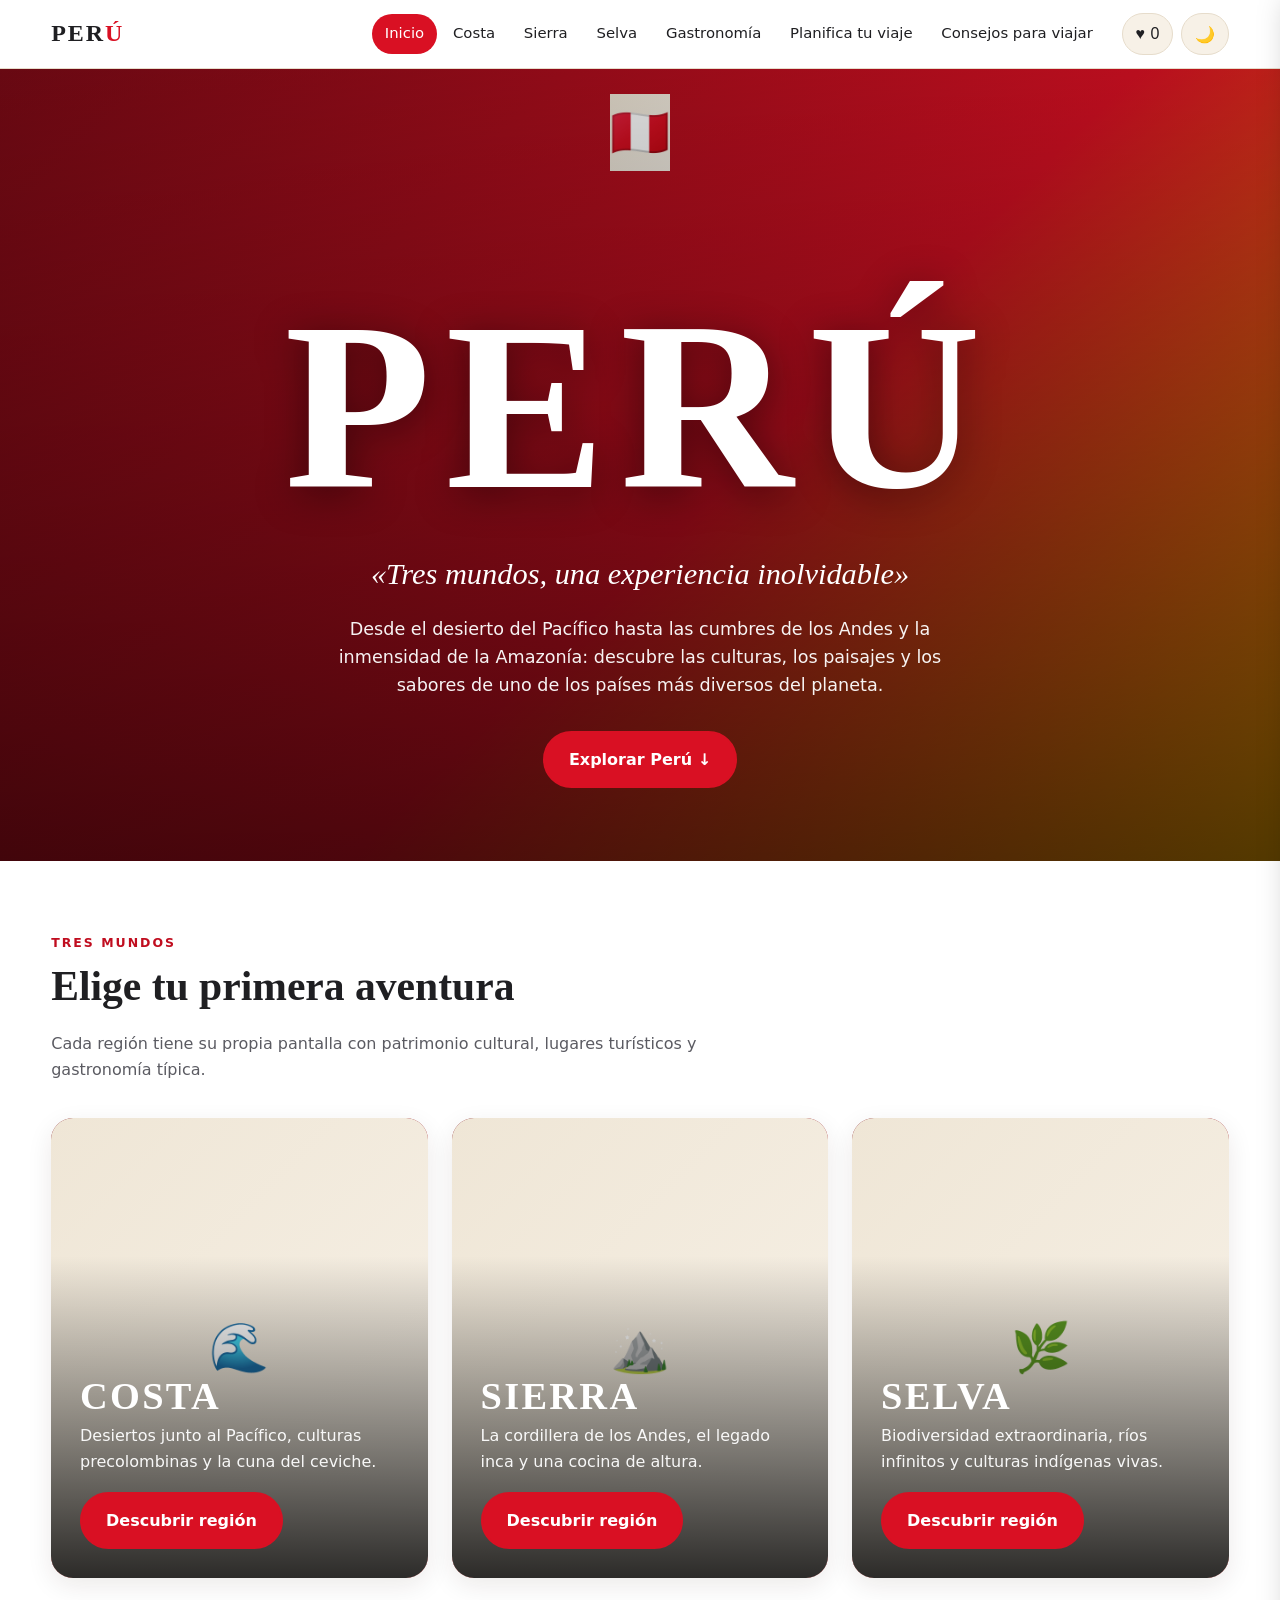
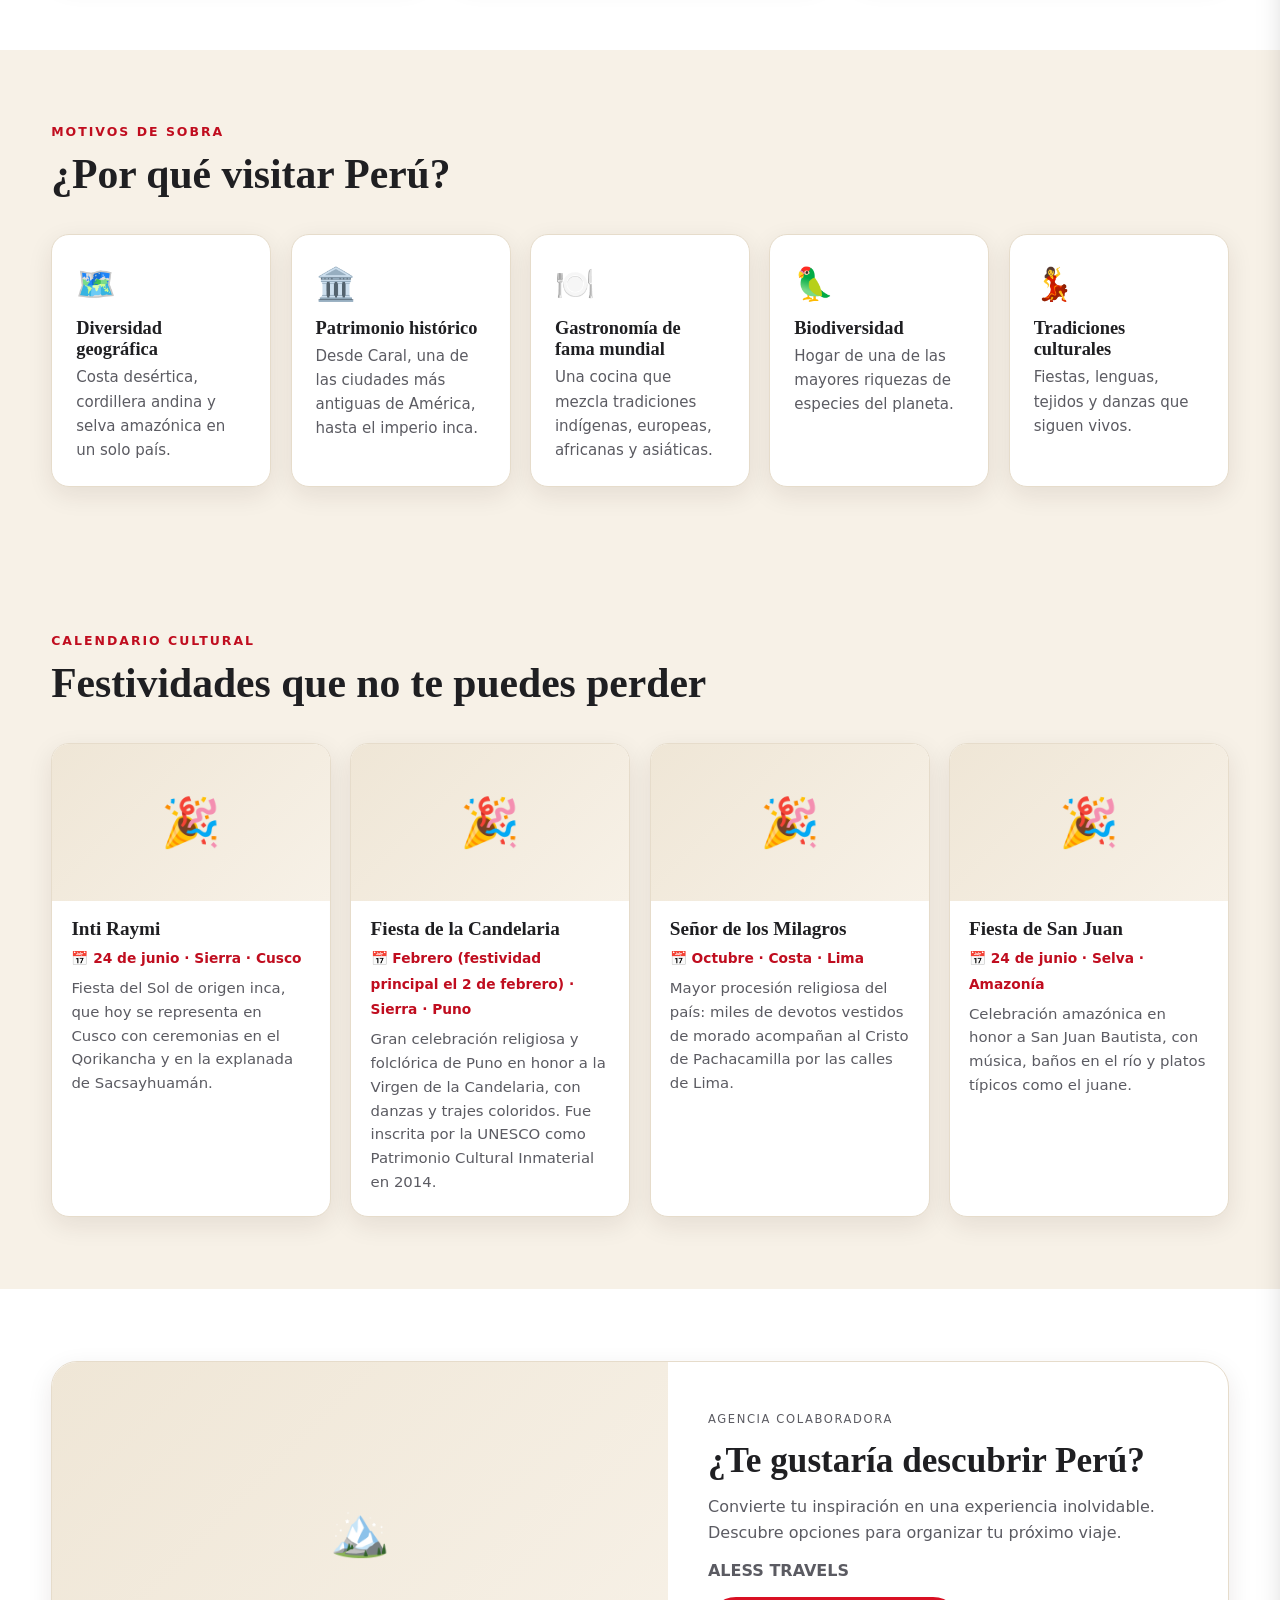
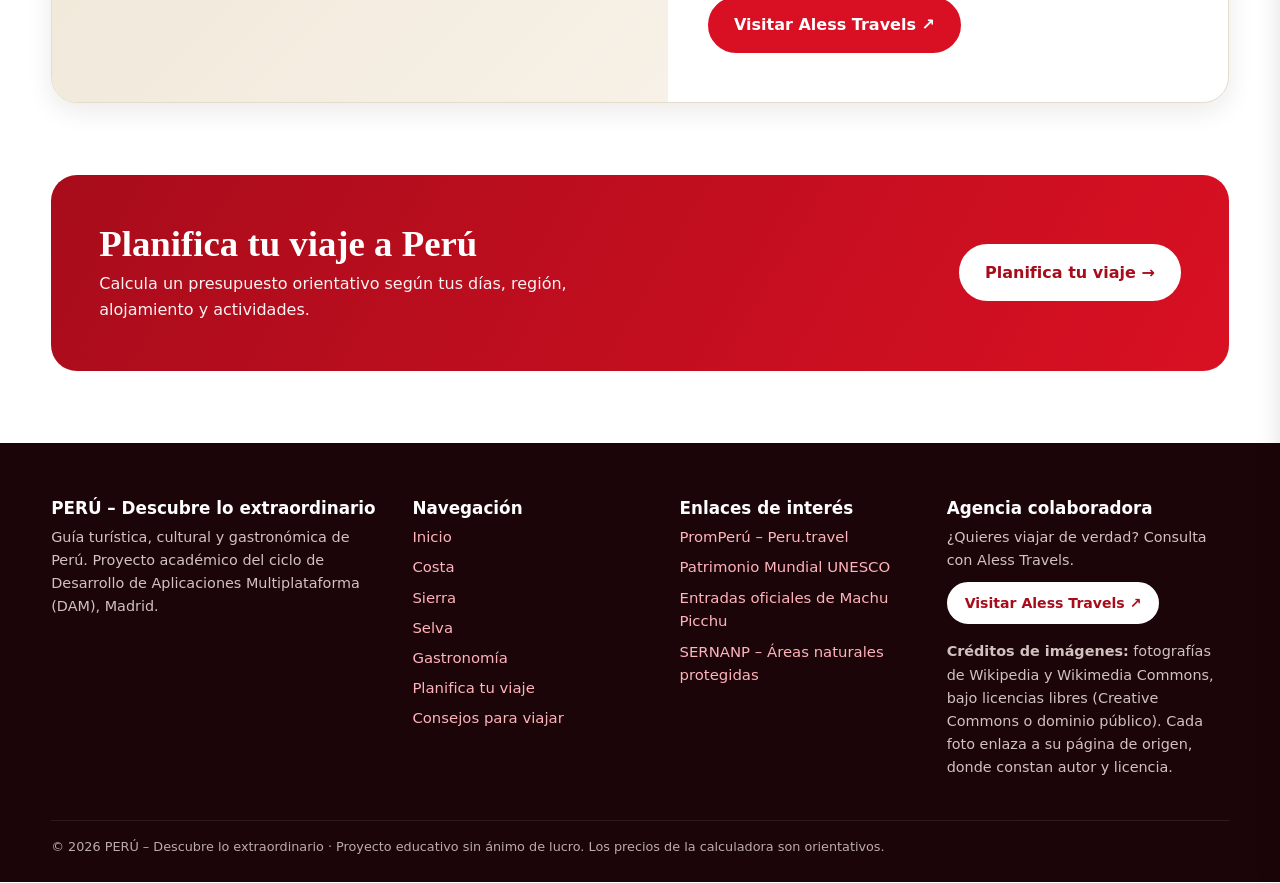
<file: peru-travel/Guia de viajes de mi pais Perú.html>
<!DOCTYPE html>
<html lang="es" data-theme="light">
<head>
  <meta charset="UTF-8">
  <meta name="viewport" content="width=device-width, initial-scale=1, viewport-fit=cover">
  <title>PERÚ – Descubre lo extraordinario | Guía turística de Perú</title>
  <meta name="description" content="Guía turística, cultural y gastronómica de Perú: Costa, Sierra y Selva. Planifica tu viaje con la calculadora de presupuesto.">
  <meta name="theme-color" content="#D91023">
  <link rel="stylesheet" href="css/themes.css">
  <link rel="stylesheet" href="css/style.css">
  <link rel="stylesheet" href="css/animations.css">
  <link rel="stylesheet" href="css/responsive.css">
  <script src="js/theme.js"></script>
</head>
<body data-page="inicio" data-root="">
  <div id="site-header"></div>

  <main id="main">
    <!-- HERO -->
    <section class="hero" aria-labelledby="hero-title">
      <div class="hero-media card-media is-bg" data-img="es:Machu_Picchu|en:Machu_Picchu" data-alt="Panorámica de Machu Picchu y los Andes peruanos" data-emoji="🇵🇪" style="aspect-ratio:auto"></div>
      <div class="container hero-content">
        <h1 id="hero-title" class="display">PERÚ</h1>
        <p class="slogan">«Tres mundos, una experiencia inolvidable»</p>
        <p class="intro">Desde el desierto del Pacífico hasta las cumbres de los Andes y la inmensidad de la Amazonía: descubre las culturas, los paisajes y los sabores de uno de los países más diversos del planeta.</p>
        <a class="btn" href="#regiones">Explorar Perú ↓</a>
      </div>
    </section>

    <!-- TRES REGIONES -->
    <section class="section" id="regiones">
      <div class="container">
        <div class="section-head reveal"><span class="eyebrow">Tres mundos</span><h2>Elige tu primera aventura</h2><p>Cada región tiene su propia pantalla con patrimonio cultural, lugares turísticos y gastronomía típica.</p></div>
        <div class="grid cols-3">
          <a class="region-card reveal" href="pages/costa.html" aria-label="Descubrir la región Costa">
            <div class="card-media is-bg" data-img="es:Huacachina|en:Huacachina" data-alt="Oasis de Huacachina en la costa peruana" data-emoji="🌊"></div>
            <div class="inner"><h3>COSTA</h3><p>Desiertos junto al Pacífico, culturas precolombinas y la cuna del ceviche.</p><span class="btn">Descubrir región</span></div>
          </a>
          <a class="region-card reveal d1" href="pages/sierra.html" aria-label="Descubrir la región Sierra">
            <div class="card-media is-bg" data-img="es:Machu_Picchu|en:Machu_Picchu" data-alt="Machu Picchu en la sierra peruana" data-emoji="⛰️"></div>
            <div class="inner"><h3>SIERRA</h3><p>La cordillera de los Andes, el legado inca y una cocina de altura.</p><span class="btn">Descubrir región</span></div>
          </a>
          <a class="region-card reveal d2" href="pages/selva.html" aria-label="Descubrir la región Selva">
            <div class="card-media is-bg" data-img="es:Reserva_Nacional_Tambopata|en:Tambopata_National_Reserve|es:Amazonía_peruana" data-alt="Bosque tropical amazónico de Tambopata" data-emoji="🌿"></div>
            <div class="inner"><h3>SELVA</h3><p>Biodiversidad extraordinaria, ríos infinitos y culturas indígenas vivas.</p><span class="btn">Descubrir región</span></div>
          </a>
        </div>
      </div>
    </section>

    <!-- POR QUÉ VISITAR PERÚ -->
    <section class="section alt">
      <div class="container">
        <div class="section-head reveal"><span class="eyebrow">Motivos de sobra</span><h2>¿Por qué visitar Perú?</h2></div>
        <div class="why-grid">
          <div class="why-item reveal"><div class="ico">🗺️</div><h3>Diversidad geográfica</h3><p>Costa desértica, cordillera andina y selva amazónica en un solo país.</p></div>
          <div class="why-item reveal d1"><div class="ico">🏛️</div><h3>Patrimonio histórico</h3><p>Desde Caral, una de las ciudades más antiguas de América, hasta el imperio inca.</p></div>
          <div class="why-item reveal d2"><div class="ico">🍽️</div><h3>Gastronomía de fama mundial</h3><p>Una cocina que mezcla tradiciones indígenas, europeas, africanas y asiáticas.</p></div>
          <div class="why-item reveal"><div class="ico">🦜</div><h3>Biodiversidad</h3><p>Hogar de una de las mayores riquezas de especies del planeta.</p></div>
          <div class="why-item reveal d1"><div class="ico">💃</div><h3>Tradiciones culturales</h3><p>Fiestas, lenguas, tejidos y danzas que siguen vivos.</p></div>
        </div>
      </div>
    </section>


    <!-- FESTIVIDADES -->
    <section class="section alt">
      <div class="container">
        <div class="section-head reveal"><span class="eyebrow">Calendario cultural</span><h2>Festividades que no te puedes perder</h2></div>
        <div class="fest-grid" id="festivals"></div>
      </div>
    </section>

    <!-- AGENCIA -->
    <section class="section">
      <div class="container">
        <div class="agency reveal">
          <div class="card-media is-bg" data-img="es:Montaña_de_Siete_Colores|en:Vinicunca|es:Machu_Picchu" data-alt="Montaña de Siete Colores (Vinicunca), en Cusco" data-emoji="🏔️"></div>
          <div class="agency-body">
            <span class="sponsor-tag">Agencia colaboradora</span>
            <h2>¿Te gustaría descubrir Perú?</h2>
            <p>Convierte tu inspiración en una experiencia inolvidable. Descubre opciones para organizar tu próximo viaje.</p>
            <p><strong>ALESS TRAVELS</strong></p>
            <div><a class="btn" href="https://alesstravels.com/" target="_blank" rel="noopener">Visitar Aless Travels ↗</a></div>
          </div>
        </div>
      </div>
    </section>

    <!-- CTA PLANIFICAR -->
    <section class="section" style="padding-top:0">
      <div class="container">
        <div class="cta-band reveal">
          <div><h2>Planifica tu viaje a Perú</h2><p>Calcula un presupuesto orientativo según tus días, región, alojamiento y actividades.</p></div>
          <a class="btn light" href="pages/planifica.html">Planifica tu viaje →</a>
        </div>
      </div>
    </section>
  </main>

  <div id="site-footer"></div>

  <script src="js/data.js"></script>
  <script src="js/favorites.js"></script>
  <script src="js/navigation.js"></script>
  <script src="js/main.js"></script>
  <noscript><p style="padding:1rem;text-align:center">Esta aplicación necesita JavaScript.</p></noscript>
</body>
</html>
</file>
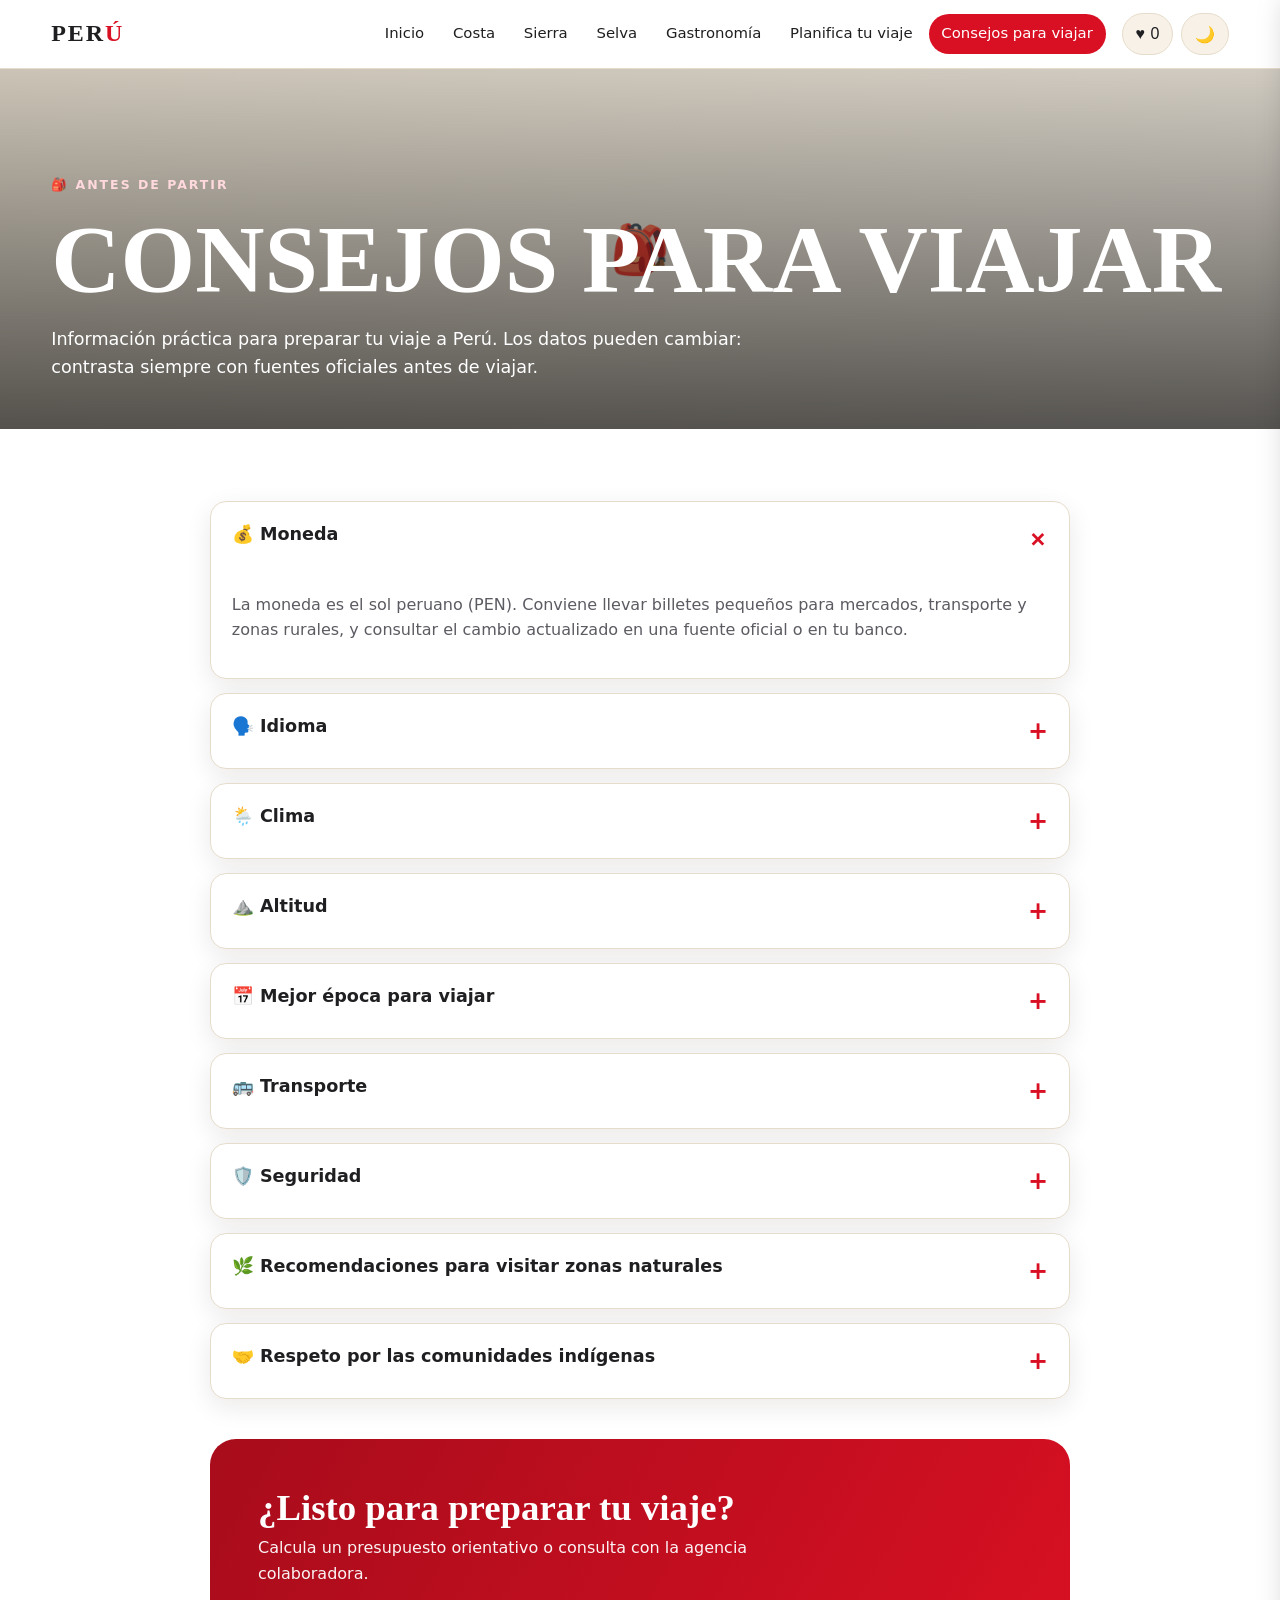
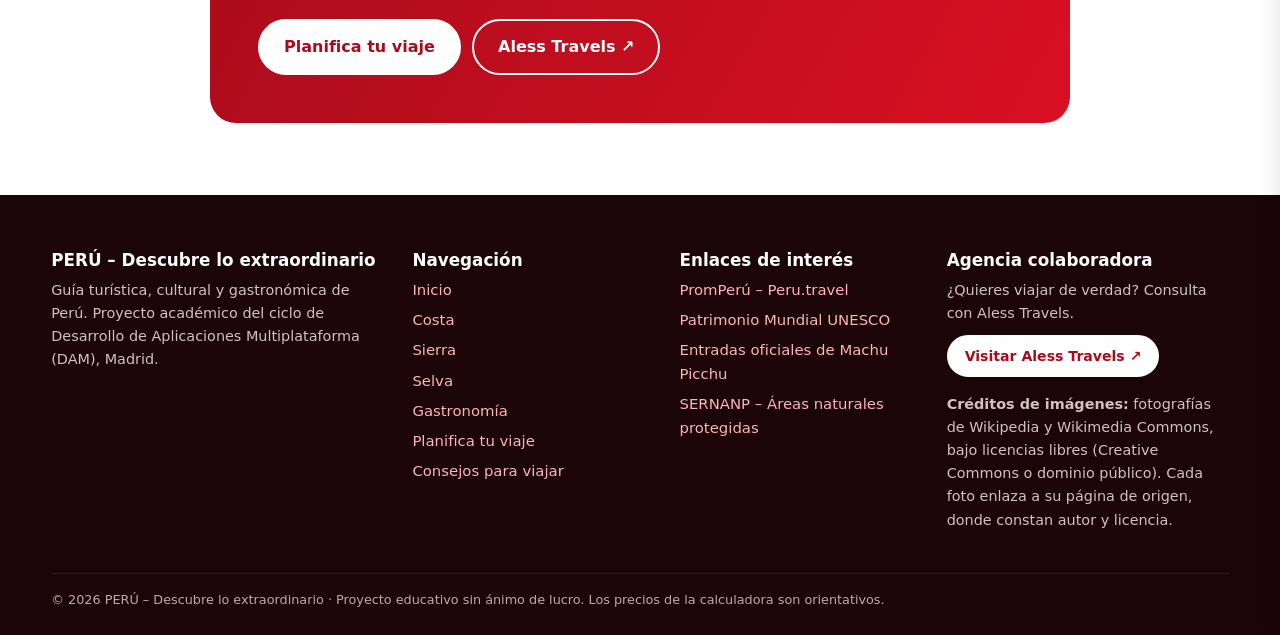
<file: peru-travel/pages/consejos.html>
<!DOCTYPE html>
<html lang="es" data-theme="light">
<head>
  <meta charset="UTF-8">
  <meta name="viewport" content="width=device-width, initial-scale=1, viewport-fit=cover">
  <title>Consejos para viajar a Perú | PERÚ</title>
  <meta name="description" content="Moneda, idioma, clima, altitud, mejor época, transporte, seguridad y respeto a las comunidades: consejos prácticos para viajar a Perú.">
  <meta name="theme-color" content="#D91023">
  <link rel="stylesheet" href="../css/themes.css">
  <link rel="stylesheet" href="../css/style.css">
  <link rel="stylesheet" href="../css/animations.css">
  <link rel="stylesheet" href="../css/responsive.css">
  <script src="../js/theme.js"></script>
</head>
<body data-page="consejos" data-root="../">
  <div id="site-header"></div>
  <main id="main">
    <section class="page-hero" style="min-height:40vh">
      <div class="hero-media card-media is-bg" data-img="es:Titicaca|es:Lago_Titicaca|en:Lake_Titicaca" data-alt="Lago Titicaca" data-emoji="🎒" style="aspect-ratio:auto"></div>
      <div class="container hero-content">
        <span class="eyebrow" style="color:#ffd9dd">🎒 Antes de partir</span>
        <h1>CONSEJOS PARA VIAJAR</h1>
        <p>Información práctica para preparar tu viaje a Perú. Los datos pueden cambiar: contrasta siempre con fuentes oficiales antes de viajar.</p>
      </div>
    </section>

    <section class="section">
      <div class="container" style="max-width:860px">
        <details class="tip" open><summary>💰 Moneda</summary><div class="tip-body"><p>La moneda es el sol peruano (PEN). Conviene llevar billetes pequeños para mercados, transporte y zonas rurales, y consultar el cambio actualizado en una fuente oficial o en tu banco.</p></div></details>
        <details class="tip"><summary>🗣️ Idioma</summary><div class="tip-body"><p>El español es el idioma más extendido. El quechua y el aimara son lenguas oficiales en las zonas donde predominan, y en la Amazonía se hablan decenas de lenguas indígenas.</p></div></details>
        <details class="tip"><summary>🌦️ Clima</summary><div class="tip-body"><ul>
          <li><strong>Costa:</strong> clima árido; el verano (diciembre–abril) es soleado. Lima suele estar nublada y húmeda en invierno.</li>
          <li><strong>Sierra:</strong> días soleados y noches frías todo el año; estación lluviosa aproximadamente de diciembre a marzo.</li>
          <li><strong>Selva:</strong> cálida y húmeda; llueve a lo largo del año, con menos lluvia aproximadamente de mayo a octubre.</li>
        </ul></div></details>
        <details class="tip"><summary>⛰️ Altitud</summary><div class="tip-body"><p>Cusco está a unos 3400 m y Puno a unos 3800 m. El mal de altura (soroche) puede causar dolor de cabeza, mareo y cansancio. Aclimátate unos días, bebe agua, evita el alcohol y los esfuerzos el primer día, y consulta a tu médico si tienes problemas cardíacos o respiratorios.</p></div></details>
        <details class="tip"><summary>📅 Mejor época para viajar</summary><div class="tip-body"><ul>
          <li><strong>Andes (Machu Picchu, Cusco, Colca):</strong> la estación seca, aproximadamente de mayo a septiembre, es la más popular, con mucha afluencia en julio y agosto.</li>
          <li><strong>Costa:</strong> de diciembre a abril para disfrutar de la playa.</li>
          <li><strong>Amazonía:</strong> de mayo a octubre hay menos lluvia, aunque el clima es húmedo todo el año.</li>
        </ul></div></details>
        <details class="tip"><summary>🚌 Transporte</summary><div class="tip-body"><ul>
          <li>Autobuses interurbanos: opción económica, con trayectos largos (muchas horas) en zonas de montaña.</li>
          <li>Vuelos internos: ahorran tiempo entre Lima, Cusco, Arequipa, Iquitos o Puerto Maldonado.</li>
          <li>Trenes a Machu Picchu: salen desde Cusco o el Valle Sagrado; Aguas Calientes es el acceso a la ciudadela.</li>
          <li>Machu Picchu tiene entradas con horario y cupo limitado: reserva con antelación en canales oficiales.</li>
          <li>Iquitos no tiene conexión por carretera con el resto del país: se llega en avión o por río.</li>
        </ul></div></details>
        <details class="tip"><summary>🛡️ Seguridad</summary><div class="tip-body"><ul>
          <li>Vigila tus objetos personales en zonas turísticas, mercados y transporte público.</li>
          <li>Usa taxis solicitados por aplicación o de empresas reconocidas, sobre todo de noche.</li>
          <li>Consulta las recomendaciones oficiales de viaje de tu país antes de salir y contrata un seguro de viaje con cobertura médica.</li>
          <li>Pregunta por el estado de carreteras y rutas en época de lluvias.</li>
        </ul></div></details>
        <details class="tip"><summary>🌿 Recomendaciones para visitar zonas naturales</summary><div class="tip-body"><ul>
          <li>Contrata guías y operadores autorizados en áreas protegidas.</li>
          <li>No dejes residuos, no alimentes a los animales y mantén la distancia con la fauna.</li>
          <li>Respeta los senderos marcados y los horarios de las reservas.</li>
          <li>Lleva ropa adecuada, repelente, protección solar y agua suficiente.</li>
        </ul></div></details>
        <details class="tip"><summary>🤝 Respeto por las comunidades indígenas</summary><div class="tip-body"><ul>
          <li>Pide permiso antes de fotografiar a las personas y respeta su respuesta.</li>
          <li>Prefiere visitas organizadas con las propias comunidades o con operadores que respeten sus condiciones.</li>
          <li>Compra artesanía directamente a sus creadores y valora su trabajo sin regatear en exceso.</li>
          <li>Recuerda que son culturas vivas, no atracciones: respeta sus espacios, ceremonias y tradiciones.</li>
        </ul></div></details>
        <div class="cta-band" style="margin-top:2.5rem">
          <div><h2>¿Listo para preparar tu viaje?</h2><p>Calcula un presupuesto orientativo o consulta con la agencia colaboradora.</p></div>
          <div style="display:flex;gap:.7rem;flex-wrap:wrap"><a class="btn light" href="planifica.html">Planifica tu viaje</a><a class="btn ghost" style="color:#fff;border-color:#fff" href="https://alesstravels.com/" target="_blank" rel="noopener">Aless Travels ↗</a></div>
        </div>
      </div>
    </section>
  </main>
  <div id="site-footer"></div>
  <script src="../js/data.js"></script>
  <script src="../js/favorites.js"></script>
  <script src="../js/navigation.js"></script>
  <script src="../js/main.js"></script>
</body>
</html>
</file>
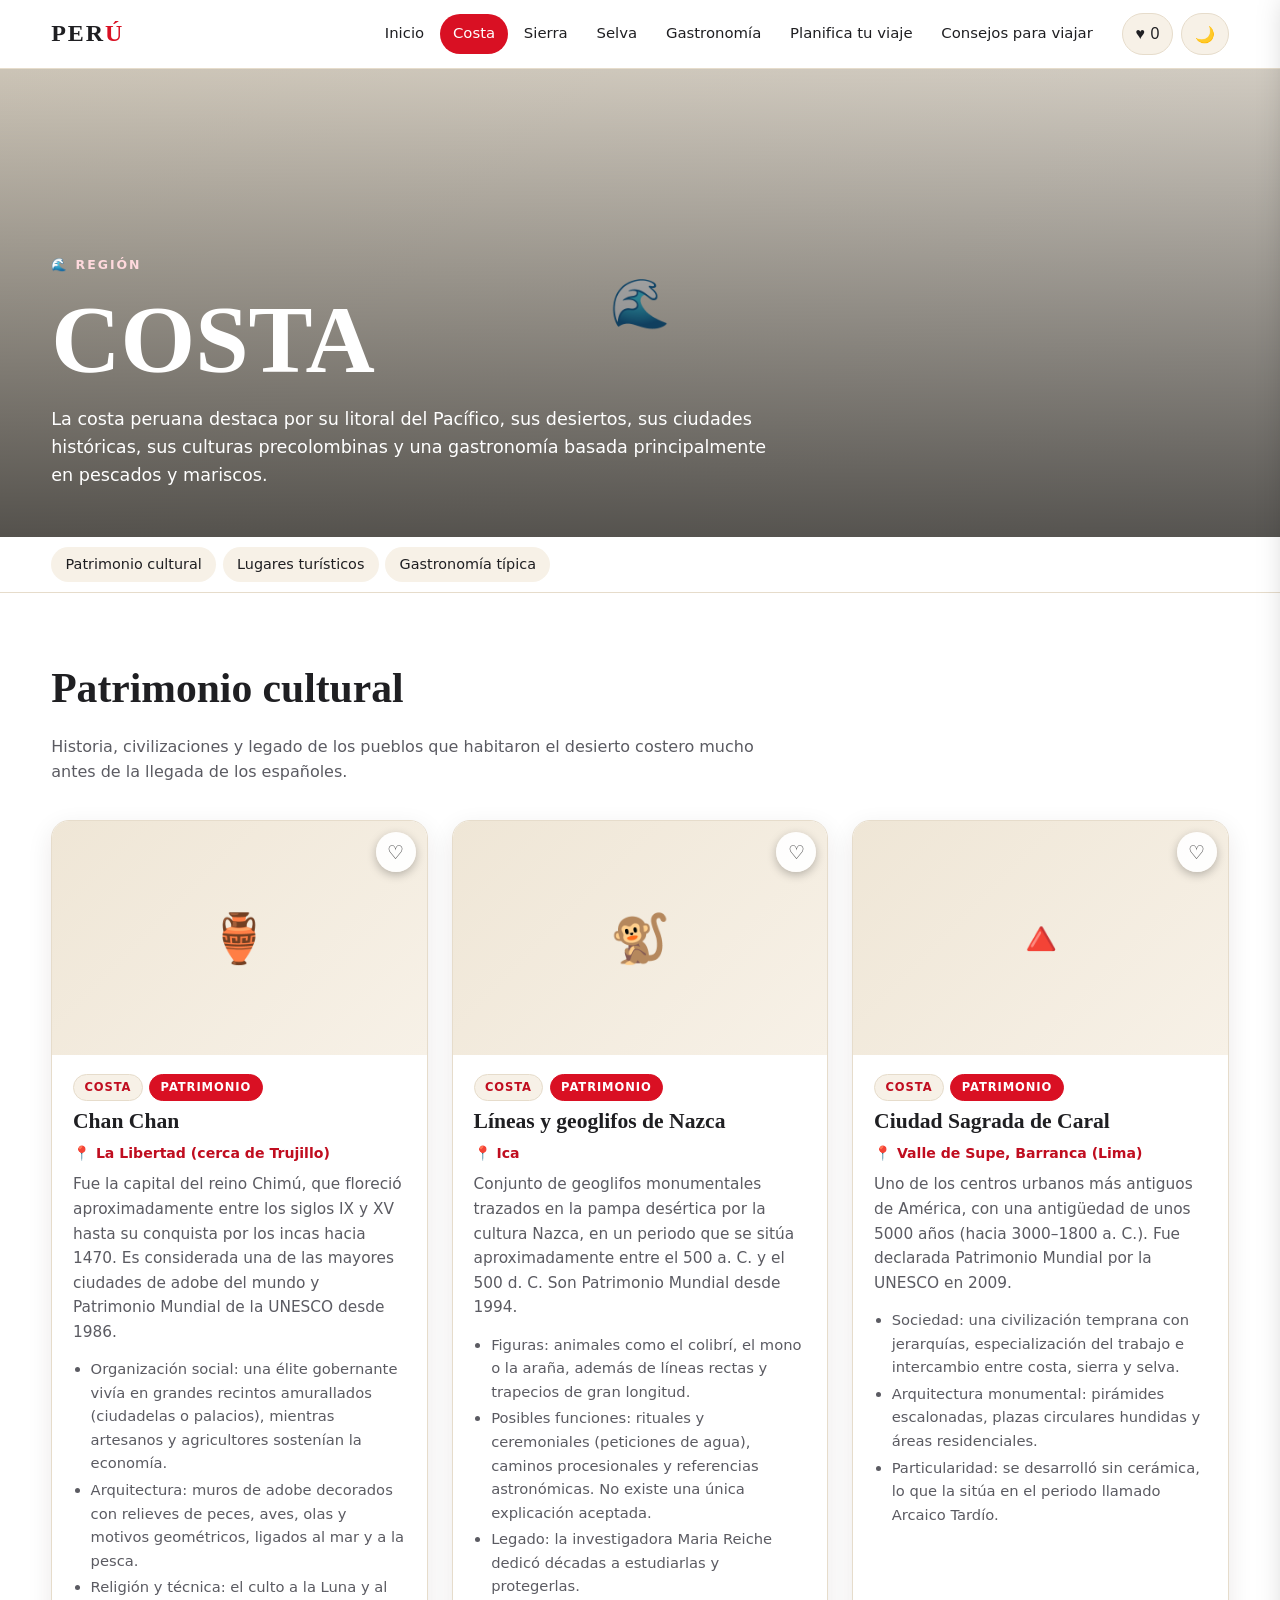
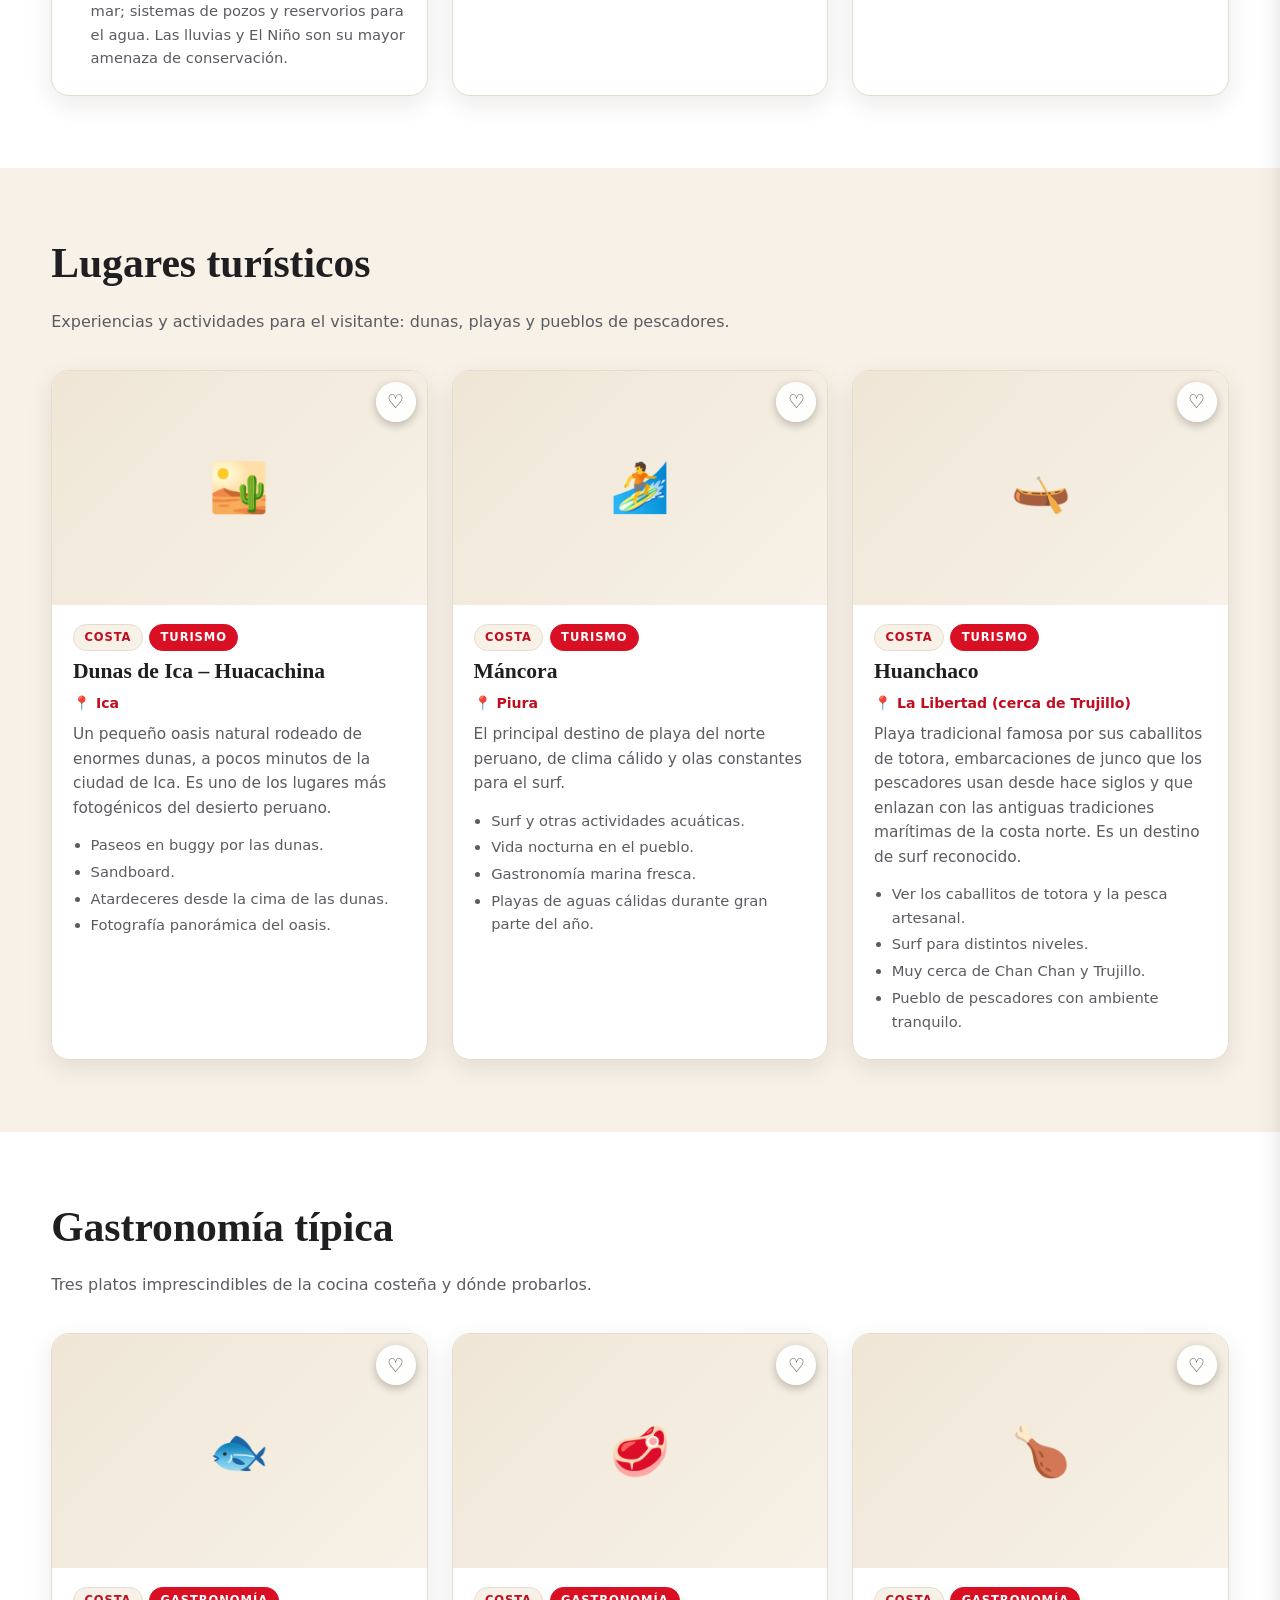
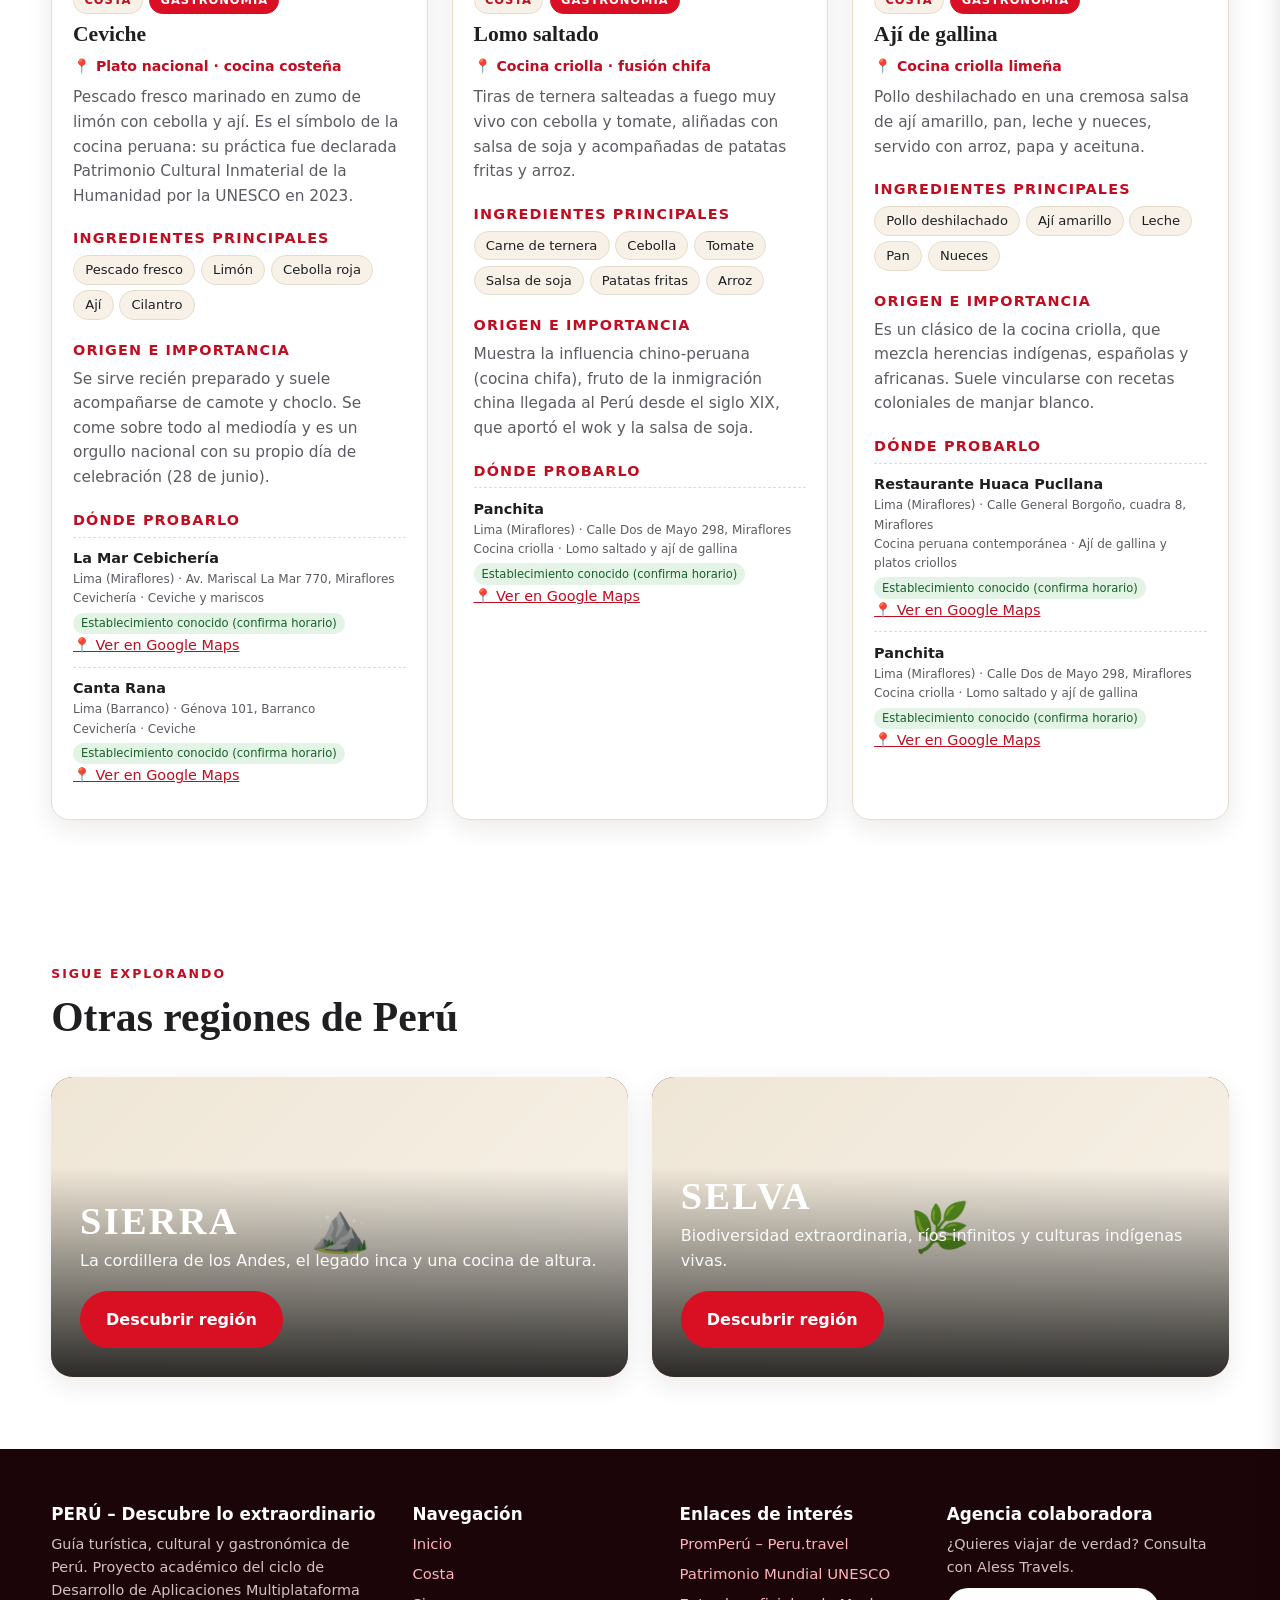
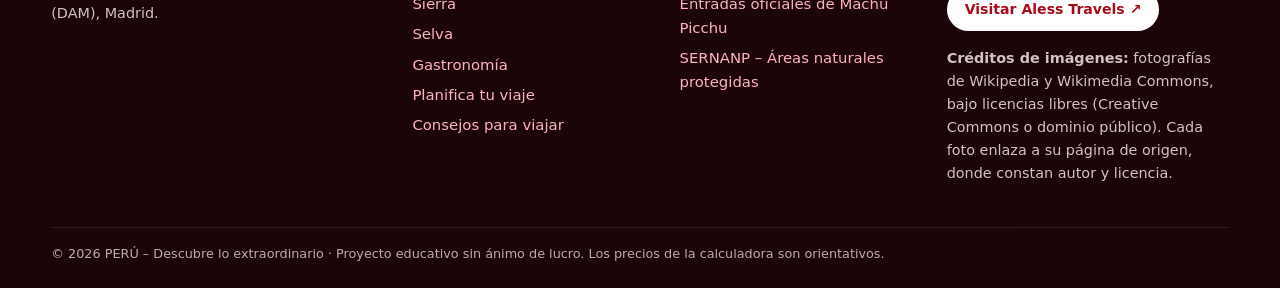
<file: peru-travel/pages/costa.html>
<!DOCTYPE html>
<html lang="es" data-theme="light">
<head>
  <meta charset="UTF-8">
  <meta name="viewport" content="width=device-width, initial-scale=1, viewport-fit=cover">
  <title>Costa de Perú – Patrimonio, turismo y gastronomía | PERÚ</title>
  <meta name="description" content="Descubre la Costa de Perú: patrimonio cultural, lugares turísticos y gastronomía típica con restaurantes recomendados.">
  <meta name="theme-color" content="#D91023">
  <link rel="stylesheet" href="../css/themes.css">
  <link rel="stylesheet" href="../css/style.css">
  <link rel="stylesheet" href="../css/animations.css">
  <link rel="stylesheet" href="../css/responsive.css">
  <script src="../js/theme.js"></script>
</head>
<body data-page="costa" data-root="../">
  <div id="site-header"></div>
  <main id="main"><div id="region-root"></div></main>
  <div id="site-footer"></div>
  <script src="../js/data.js"></script>
  <script src="../js/favorites.js"></script>
  <script src="../js/navigation.js"></script>
  <script src="../js/main.js"></script>
  <noscript><p style="padding:1rem;text-align:center">Esta aplicación necesita JavaScript.</p></noscript>
</body>
</html>
</file>
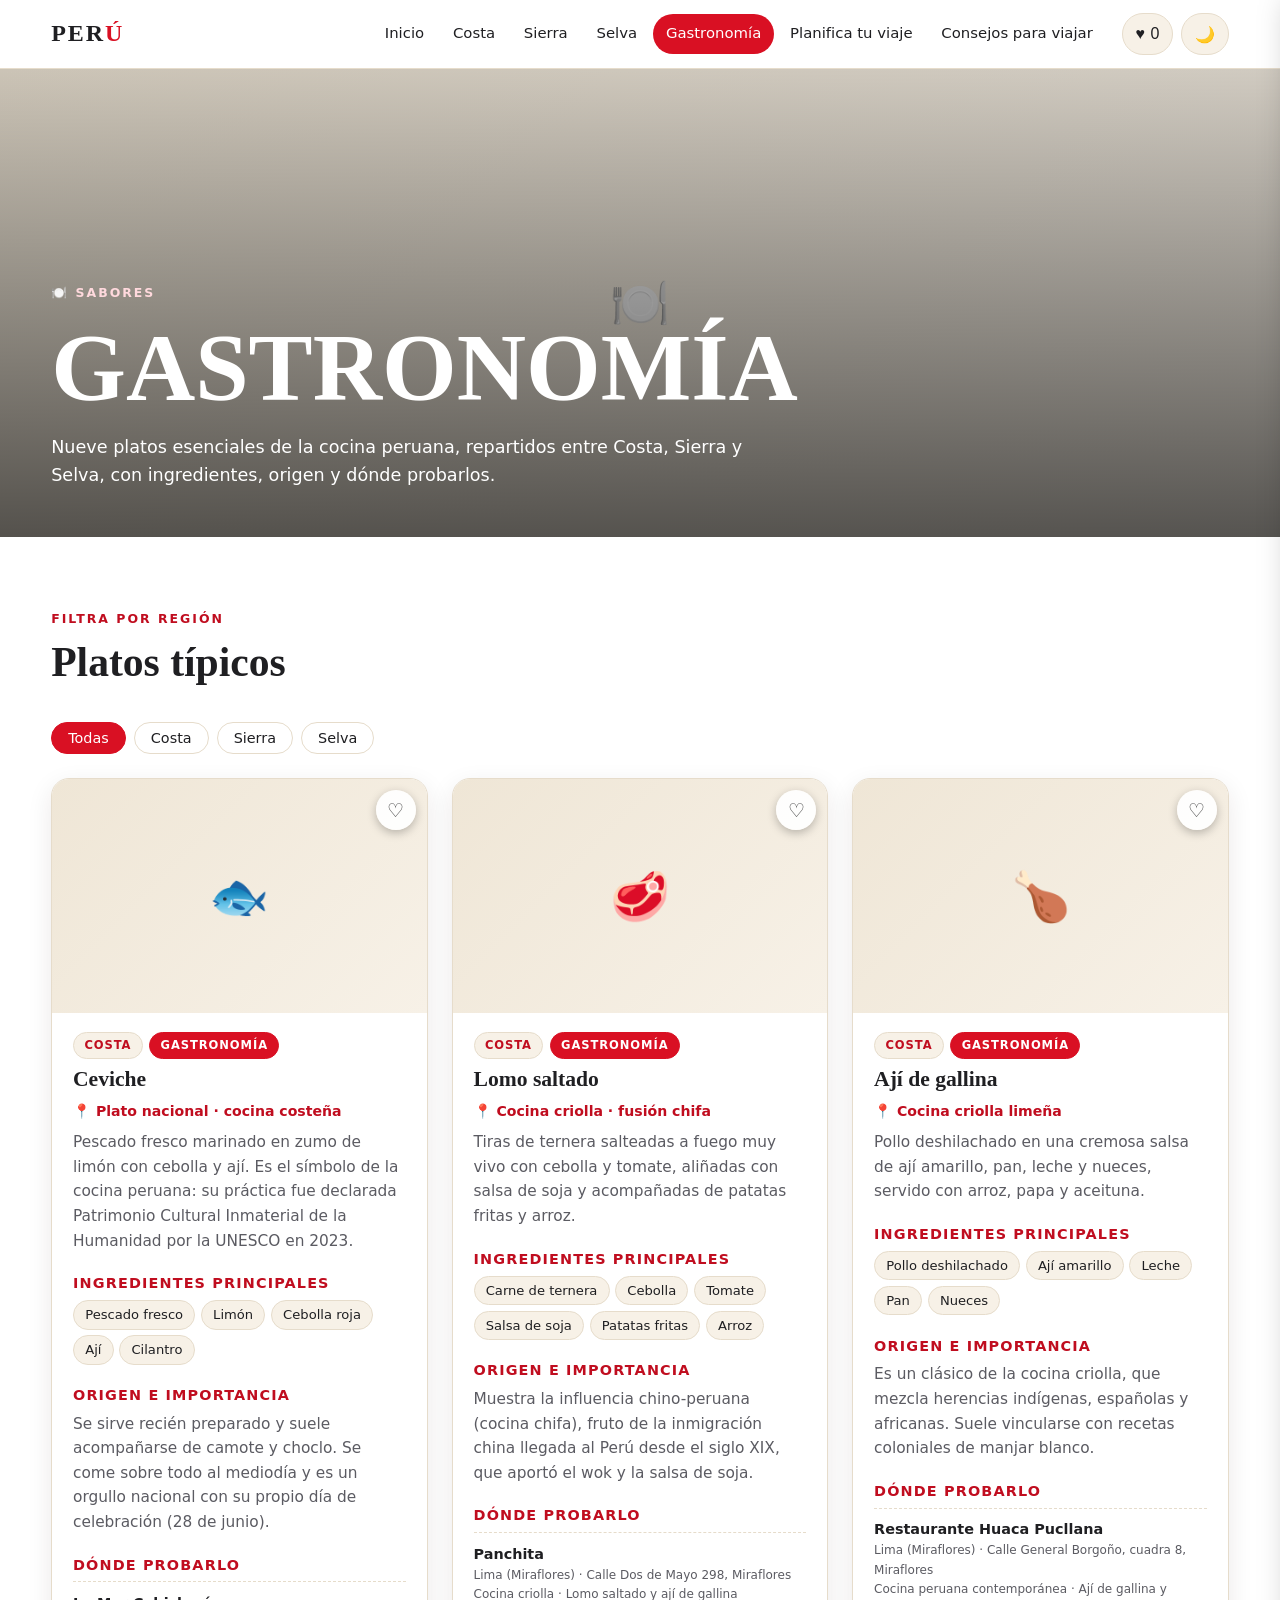
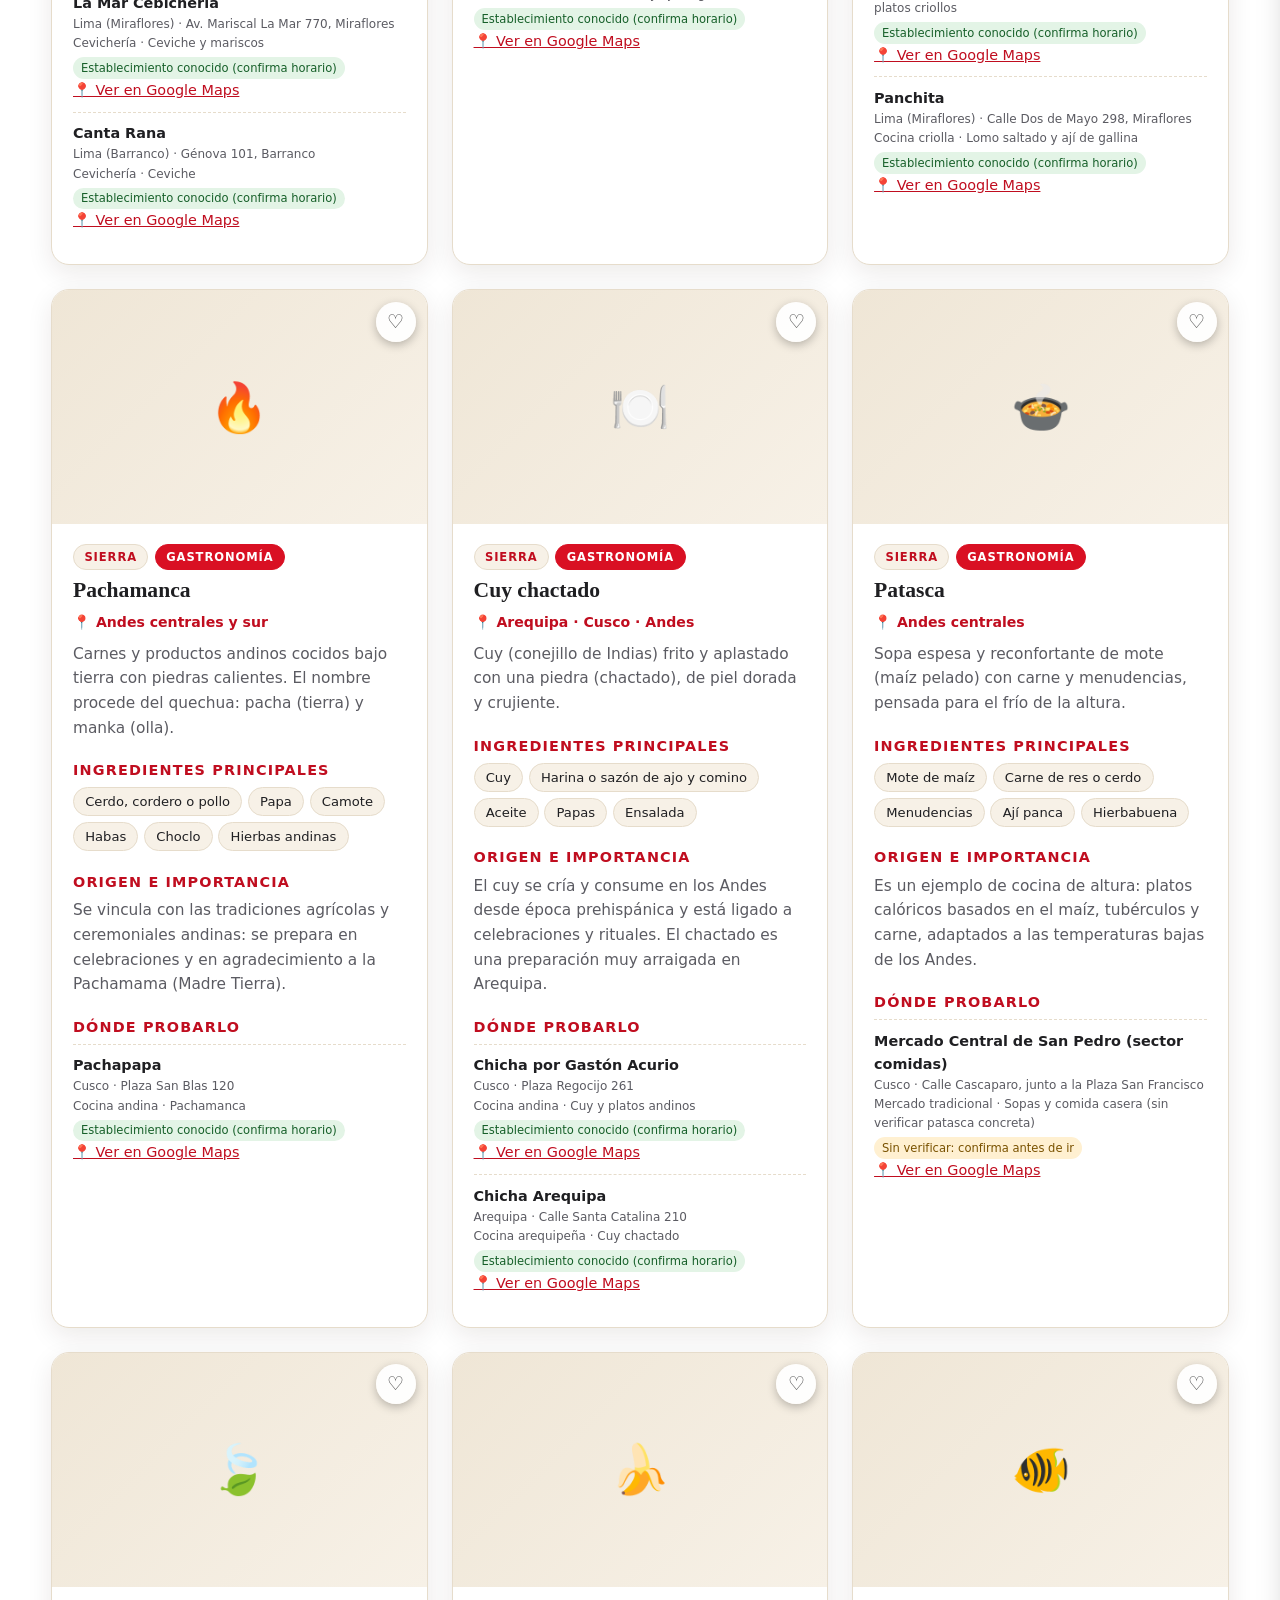
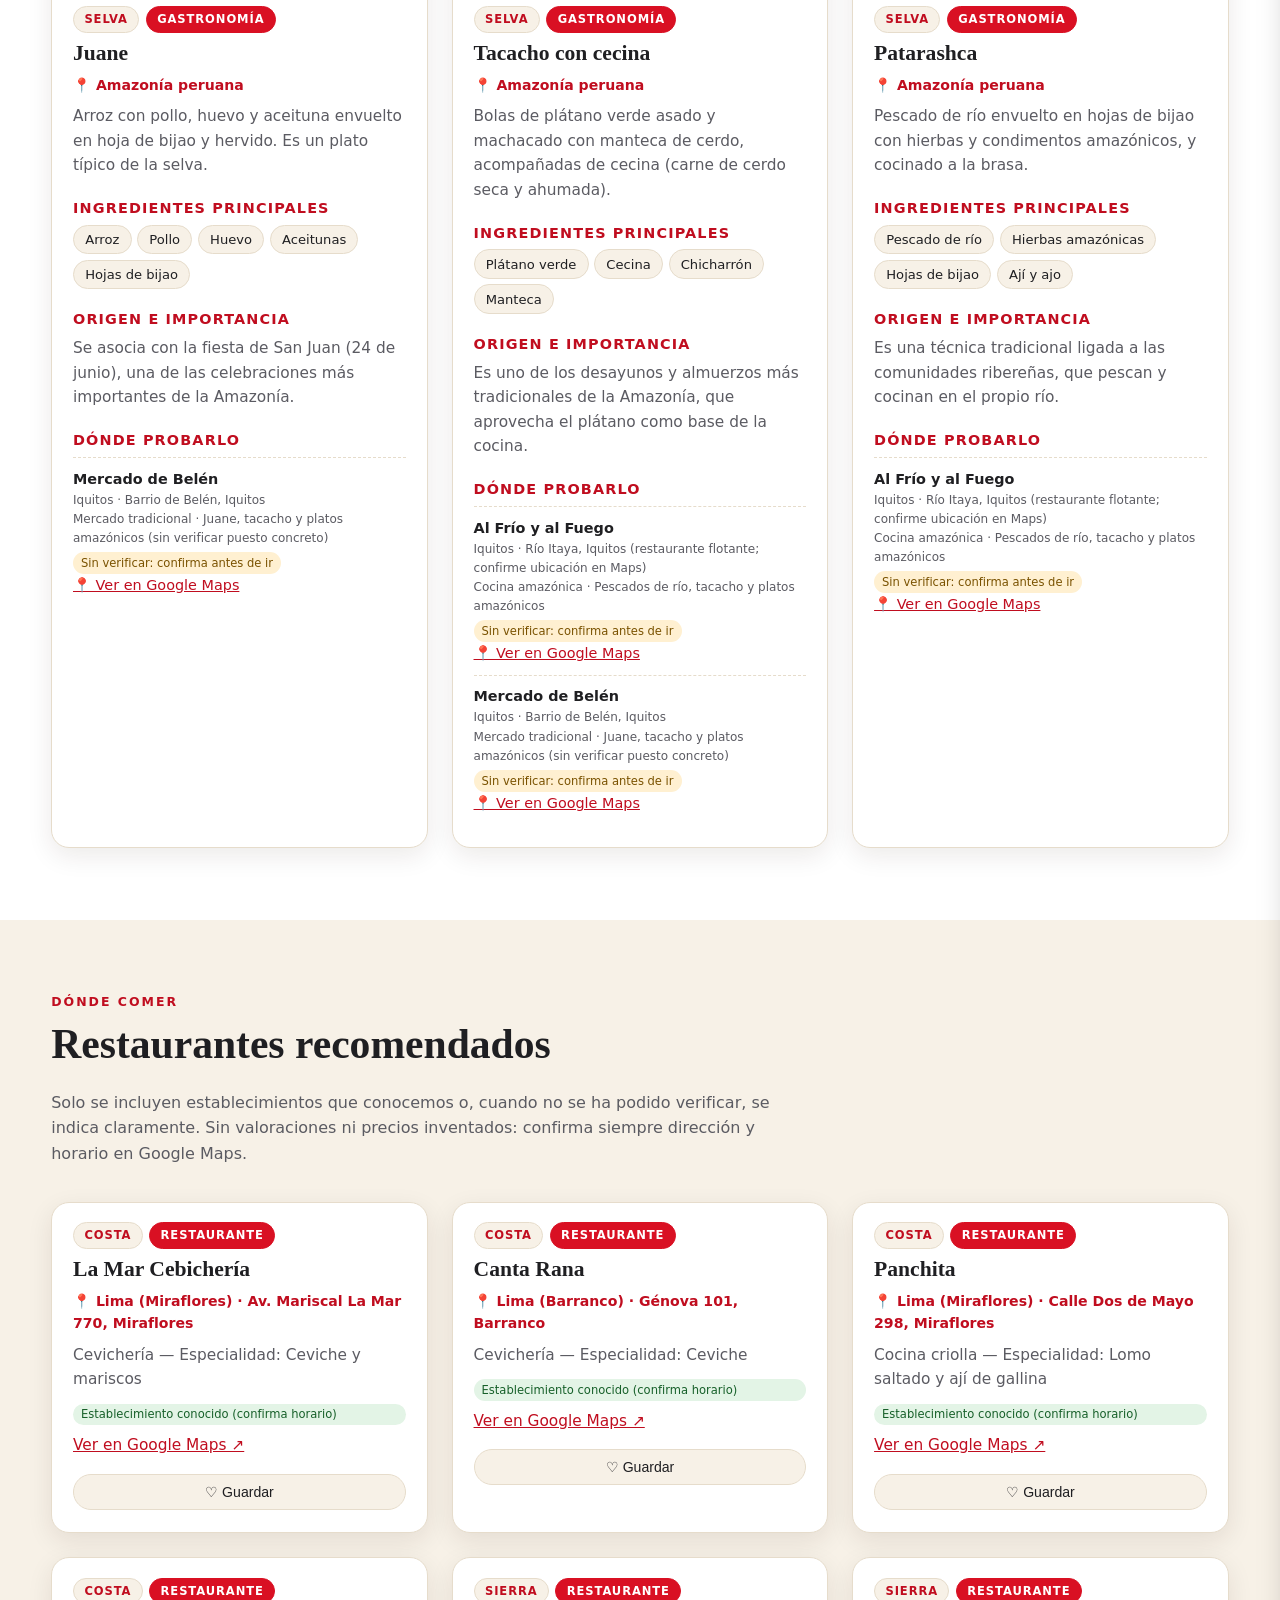
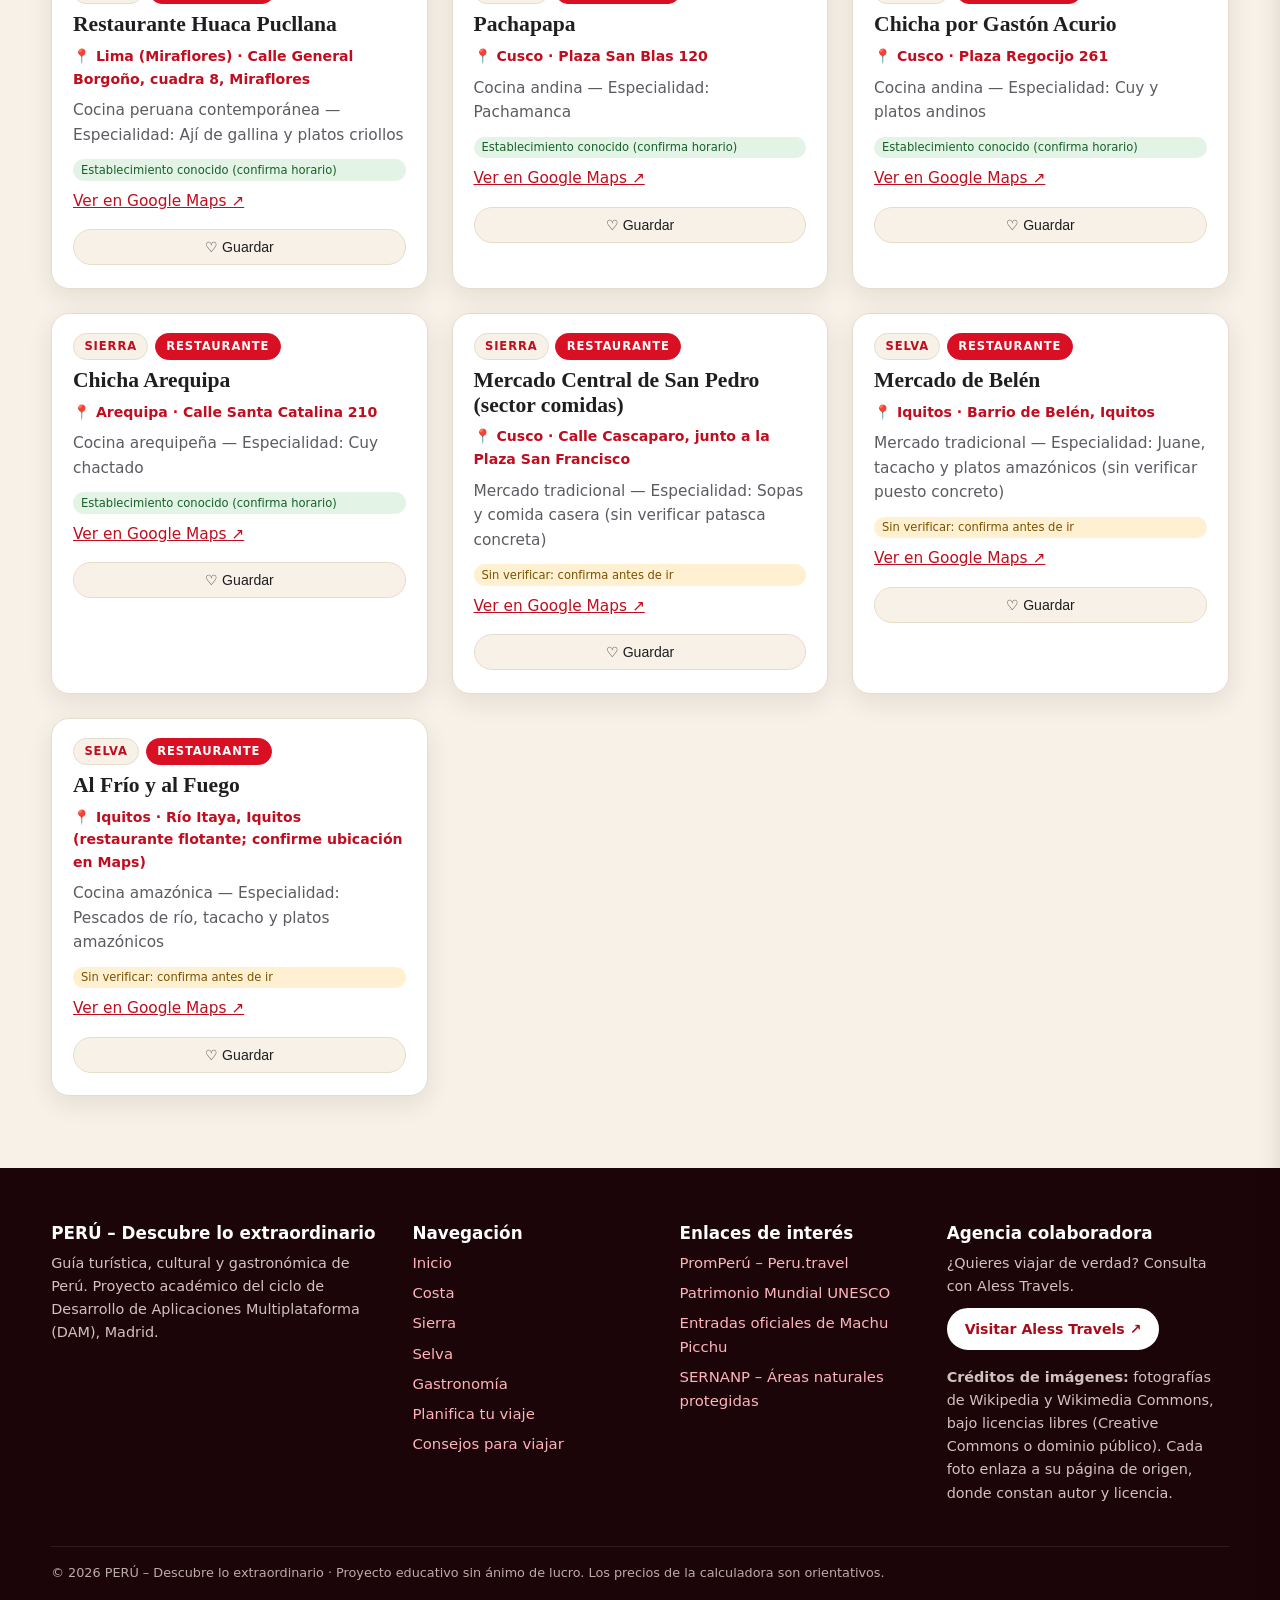
<file: peru-travel/pages/gastronomia.html>
<!DOCTYPE html>
<html lang="es" data-theme="light">
<head>
  <meta charset="UTF-8">
  <meta name="viewport" content="width=device-width, initial-scale=1, viewport-fit=cover">
  <title>Gastronomía peruana – Platos y restaurantes | PERÚ</title>
  <meta name="description" content="Platos típicos de la costa, sierra y selva de Perú con ingredientes, origen y restaurantes donde probarlos.">
  <meta name="theme-color" content="#D91023">
  <link rel="stylesheet" href="../css/themes.css">
  <link rel="stylesheet" href="../css/style.css">
  <link rel="stylesheet" href="../css/animations.css">
  <link rel="stylesheet" href="../css/responsive.css">
  <script src="../js/theme.js"></script>
</head>
<body data-page="gastronomia" data-root="../">
  <div id="site-header"></div>
  <main id="main">
    <section class="page-hero">
      <div class="hero-media card-media is-bg" data-img="es:Gastronomía_del_Perú|en:Peruvian_cuisine|es:Ceviche" data-alt="Gastronomía peruana" data-emoji="🍽️" style="aspect-ratio:auto"></div>
      <div class="container hero-content">
        <span class="eyebrow" style="color:#ffd9dd">🍽️ Sabores</span>
        <h1>GASTRONOMÍA</h1>
        <p>Nueve platos esenciales de la cocina peruana, repartidos entre Costa, Sierra y Selva, con ingredientes, origen y dónde probarlos.</p>
      </div>
    </section>
    <section class="section">
      <div class="container">
        <div class="section-head"><span class="eyebrow">Filtra por región</span><h2>Platos típicos</h2></div>
        <div class="filter-chips" id="gastro-filters" style="margin-bottom:1.5rem"></div>
        <div class="grid cols-3" id="gastro-list"></div>
      </div>
    </section>
    <section class="section alt">
      <div class="container">
        <div class="section-head"><span class="eyebrow">Dónde comer</span><h2>Restaurantes recomendados</h2>
          <p>Solo se incluyen establecimientos que conocemos o, cuando no se ha podido verificar, se indica claramente. Sin valoraciones ni precios inventados: confirma siempre dirección y horario en Google Maps.</p></div>
        <div class="grid cols-3" id="gastro-restos"></div>
      </div>
    </section>
  </main>
  <div id="site-footer"></div>
  <script src="../js/data.js"></script>
  <script src="../js/favorites.js"></script>
  <script src="../js/navigation.js"></script>
  <script src="../js/main.js"></script>
</body>
</html>
</file>
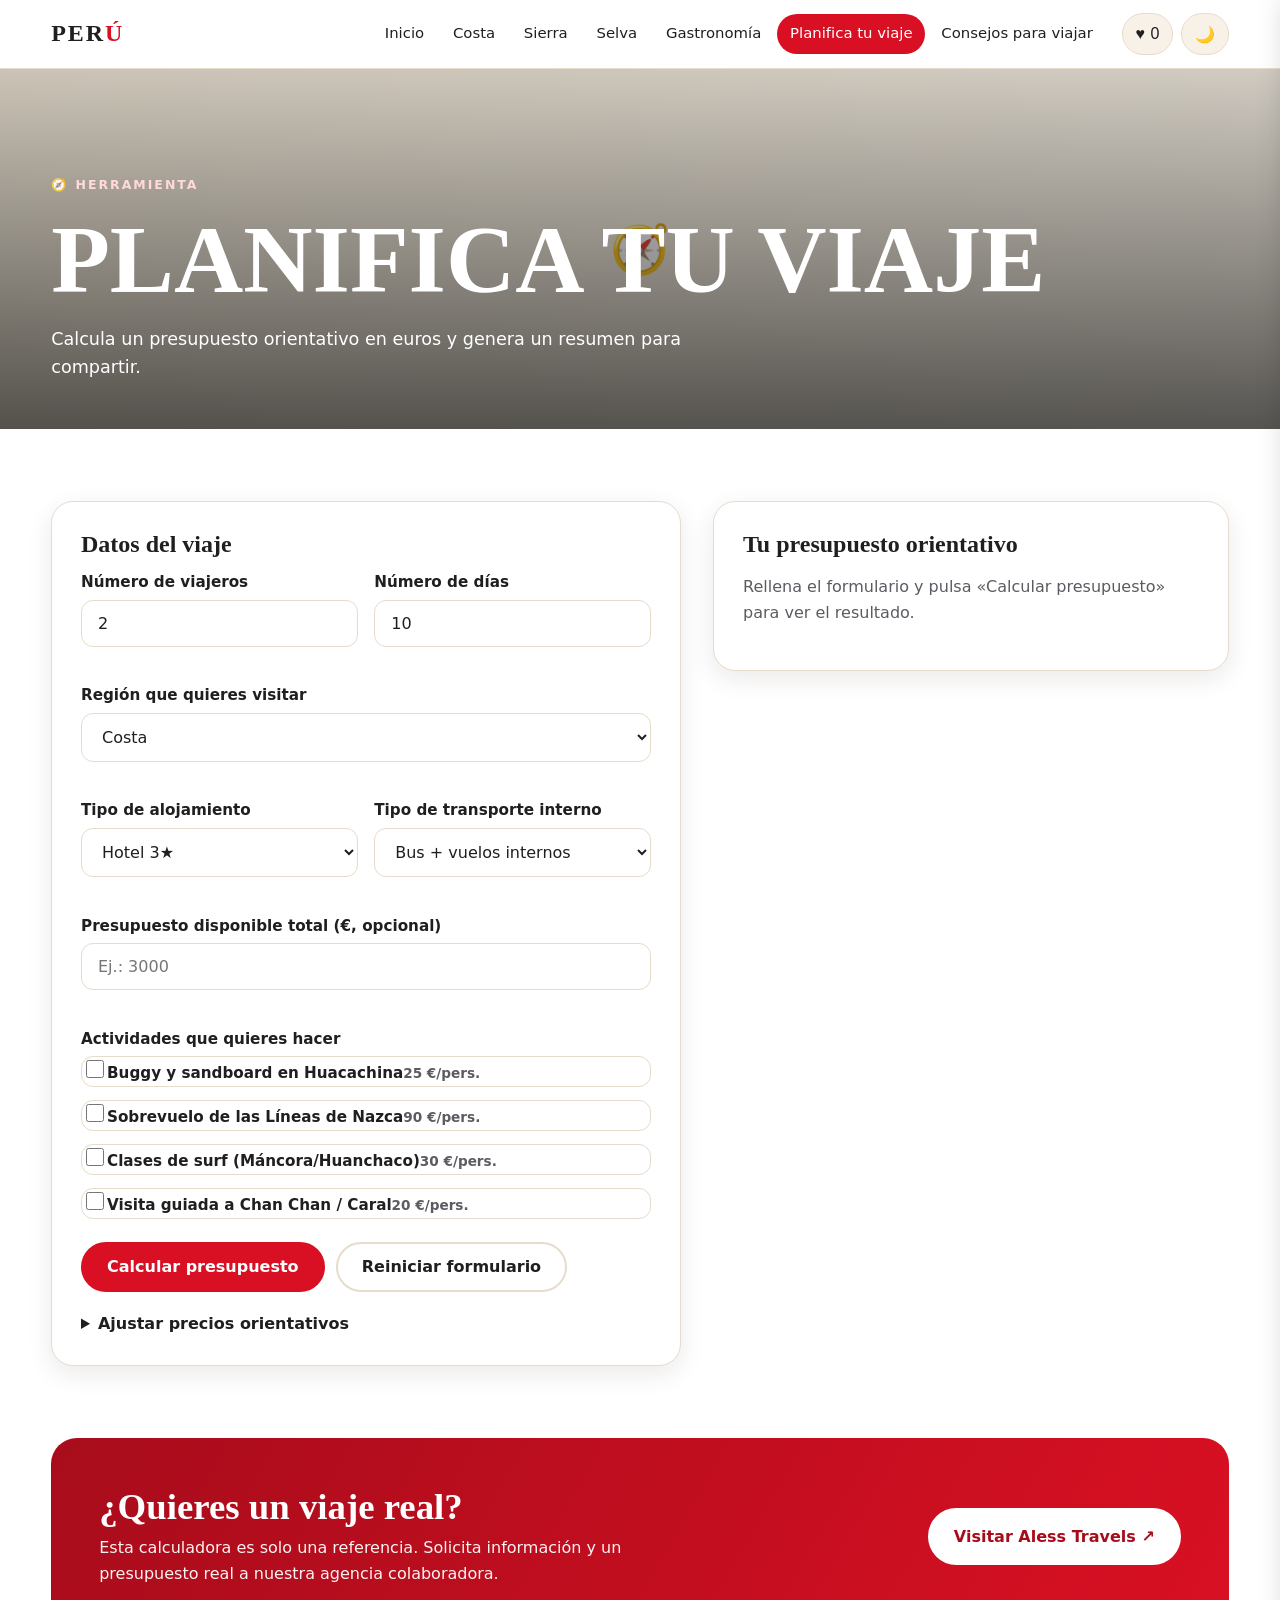
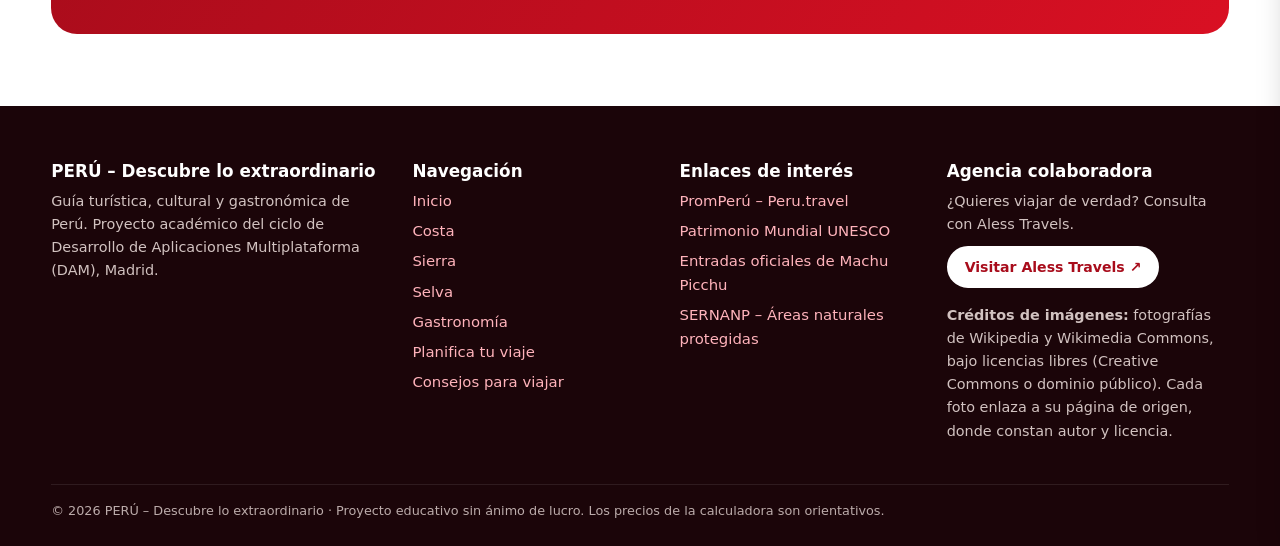
<file: peru-travel/pages/planifica.html>
<!DOCTYPE html>
<html lang="es" data-theme="light">
<head>
  <meta charset="UTF-8">
  <meta name="viewport" content="width=device-width, initial-scale=1, viewport-fit=cover">
  <title>Planifica tu viaje a Perú – Calculadora de presupuesto | PERÚ</title>
  <meta name="description" content="Calcula un presupuesto orientativo para tu viaje a Perú según viajeros, días, región, alojamiento, transporte y actividades.">
  <meta name="theme-color" content="#D91023">
  <link rel="stylesheet" href="../css/themes.css">
  <link rel="stylesheet" href="../css/style.css">
  <link rel="stylesheet" href="../css/animations.css">
  <link rel="stylesheet" href="../css/responsive.css">
  <script src="../js/theme.js"></script>
</head>
<body data-page="planifica" data-root="../">
  <div id="site-header"></div>
  <main id="main">
    <section class="page-hero" style="min-height:40vh">
      <div class="hero-media card-media is-bg" data-img="es:Cuzco|en:Cusco" data-alt="Ciudad de Cusco vista desde lo alto" data-emoji="🧭" style="aspect-ratio:auto"></div>
      <div class="container hero-content">
        <span class="eyebrow" style="color:#ffd9dd">🧭 Herramienta</span>
        <h1>PLANIFICA TU VIAJE</h1>
        <p>Calcula un presupuesto orientativo en euros y genera un resumen para compartir.</p>
      </div>
    </section>

    <section class="section">
      <div class="container planner">
        <form class="panel" id="calc" novalidate>
          <h2>Datos del viaje</h2>
          <div class="field-row">
            <div class="field"><label for="travelers">Número de viajeros</label>
              <input class="input" id="travelers" type="number" min="1" max="30" step="1" value="2" required>
              <div class="error-msg" id="travelersErr" aria-live="polite"></div></div>
            <div class="field"><label for="days">Número de días</label>
              <input class="input" id="days" type="number" min="1" max="60" step="1" value="10" required>
              <div class="error-msg" id="daysErr" aria-live="polite"></div></div>
          </div>
          <div class="field"><label for="region">Región que quieres visitar</label>
            <select class="input" id="region" required>
              <option value="costa">Costa</option><option value="sierra">Sierra</option><option value="selva">Selva</option><option value="combinada">Combinada (Costa + Sierra + Selva)</option>
            </select><div class="error-msg" id="regionErr" aria-live="polite"></div></div>
          <div class="field-row">
            <div class="field"><label for="lodging">Tipo de alojamiento</label>
              <select class="input" id="lodging" required>
                <option value="hostal">Hostal / albergue</option><option value="hotel3" selected>Hotel 3★</option><option value="hotel5">Hotel 4-5★</option>
              </select><div class="error-msg" id="lodgingErr" aria-live="polite"></div></div>
            <div class="field"><label for="transport">Tipo de transporte interno</label>
              <select class="input" id="transport" required>
                <option value="bus">Bus</option><option value="mixto" selected>Bus + vuelos internos</option><option value="avion">Vuelos internos</option>
              </select><div class="error-msg" id="transportErr" aria-live="polite"></div></div>
          </div>
          <div class="field"><label for="budget">Presupuesto disponible total (€, opcional)</label>
            <input class="input" id="budget" type="number" min="0" step="50" placeholder="Ej.: 3000">
            <div class="error-msg" id="budgetErr" aria-live="polite"></div></div>
          <fieldset class="field"><legend>Actividades que quieres hacer</legend>
            <div class="act-list" id="acts"></div></fieldset>
          <div class="btn-row">
            <button class="btn" type="submit">Calcular presupuesto</button>
            <button class="btn ghost" type="reset" id="reset">Reiniciar formulario</button>
          </div>
          <details class="config">
            <summary>Ajustar precios orientativos</summary>
            <p class="notice">Los importes son supuestos configurables por persona y día (actividades: por persona). No son precios reales de proveedores. Se guardan en tu navegador.</p>
            <div class="cfg-grid" id="cfgGrid"></div>
            <div class="btn-row"><button class="btn ghost small" type="button" id="cfgReset">Restaurar precios por defecto</button></div>
          </details>
        </form>

        <aside class="panel" id="result" aria-live="polite">
          <h2>Tu presupuesto orientativo</h2>
          <p class="lead">Rellena el formulario y pulsa «Calcular presupuesto» para ver el resultado.</p>
        </aside>
      </div>
    </section>

    <section class="section" style="padding-top:0">
      <div class="container">
        <div class="cta-band">
          <div><h2>¿Quieres un viaje real?</h2><p>Esta calculadora es solo una referencia. Solicita información y un presupuesto real a nuestra agencia colaboradora.</p></div>
          <a class="btn light" href="https://alesstravels.com/" target="_blank" rel="noopener">Visitar Aless Travels ↗</a>
        </div>
      </div>
    </section>
  </main>
  <div id="site-footer"></div>
  <script src="../js/data.js"></script>
  <script src="../js/favorites.js"></script>
  <script src="../js/navigation.js"></script>
  <script src="../js/main.js"></script>
  <script src="../js/calculator.js"></script>
</body>
</html>
</file>
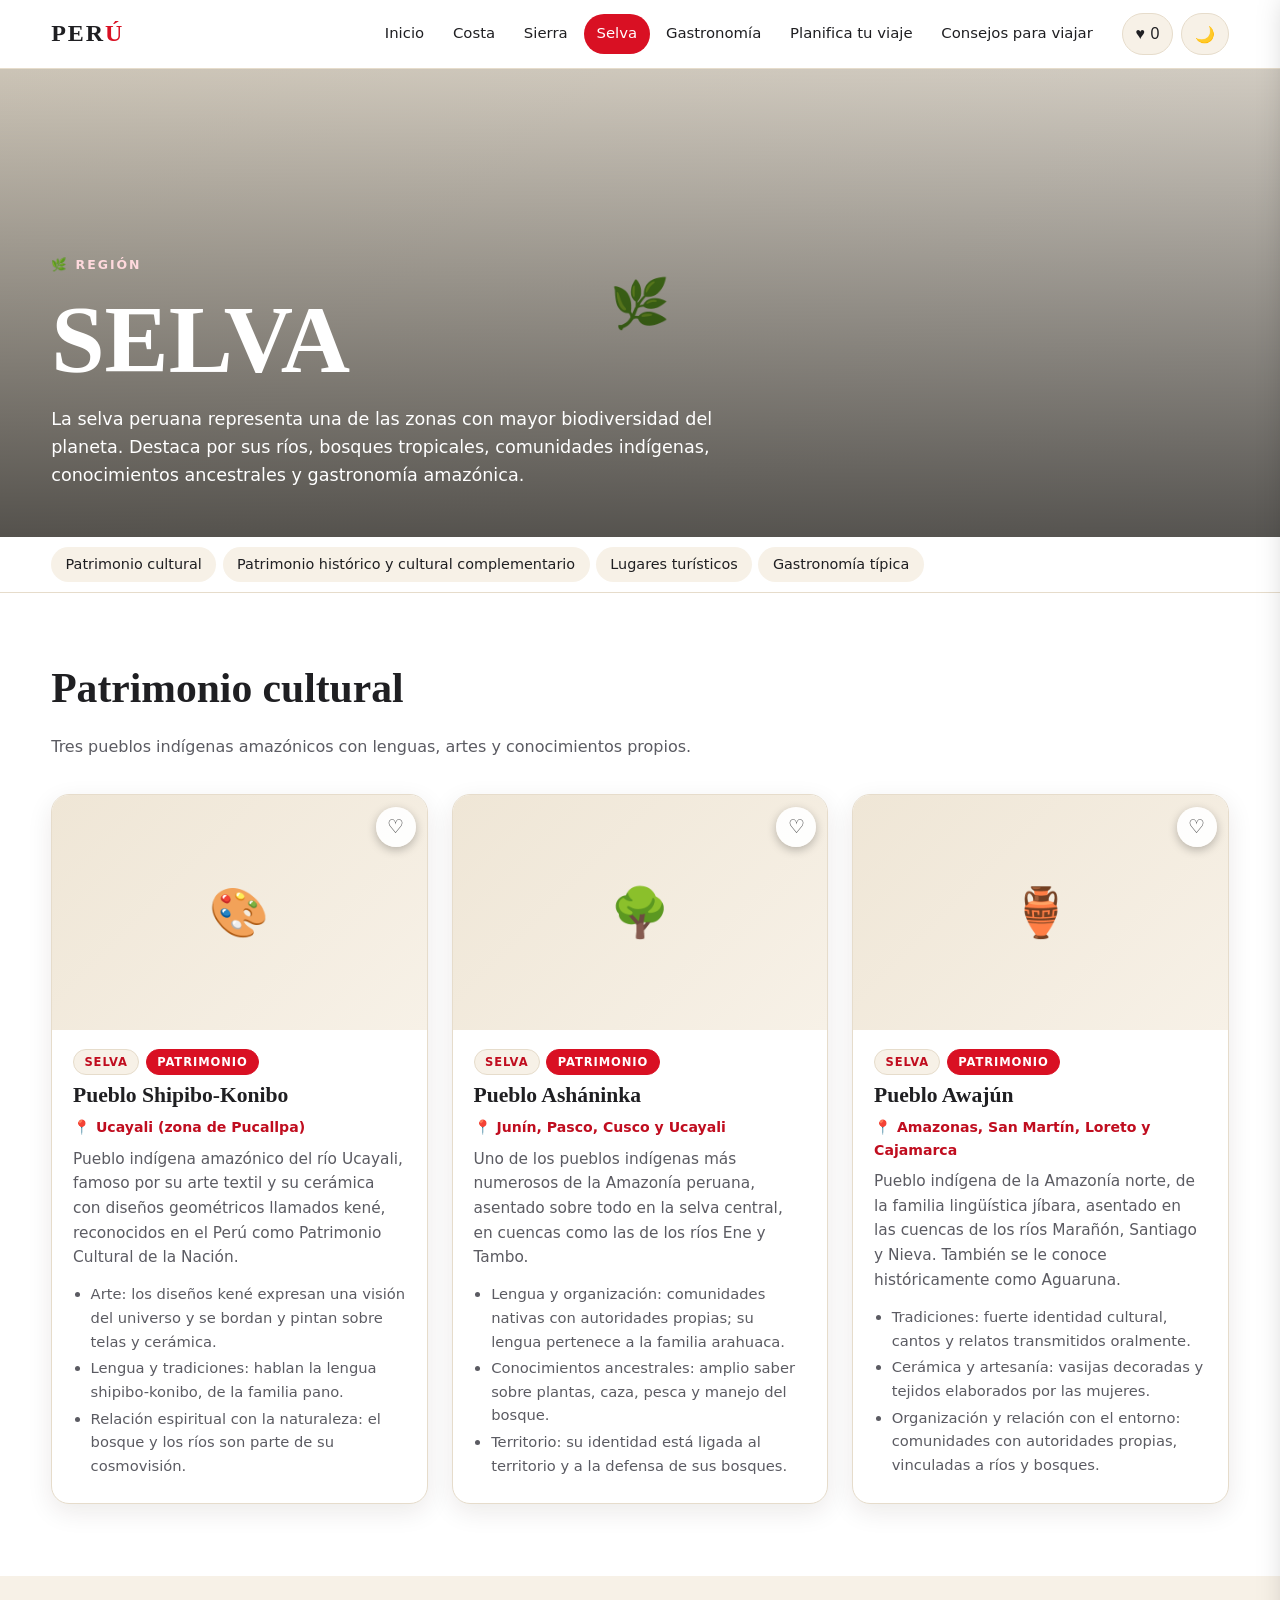
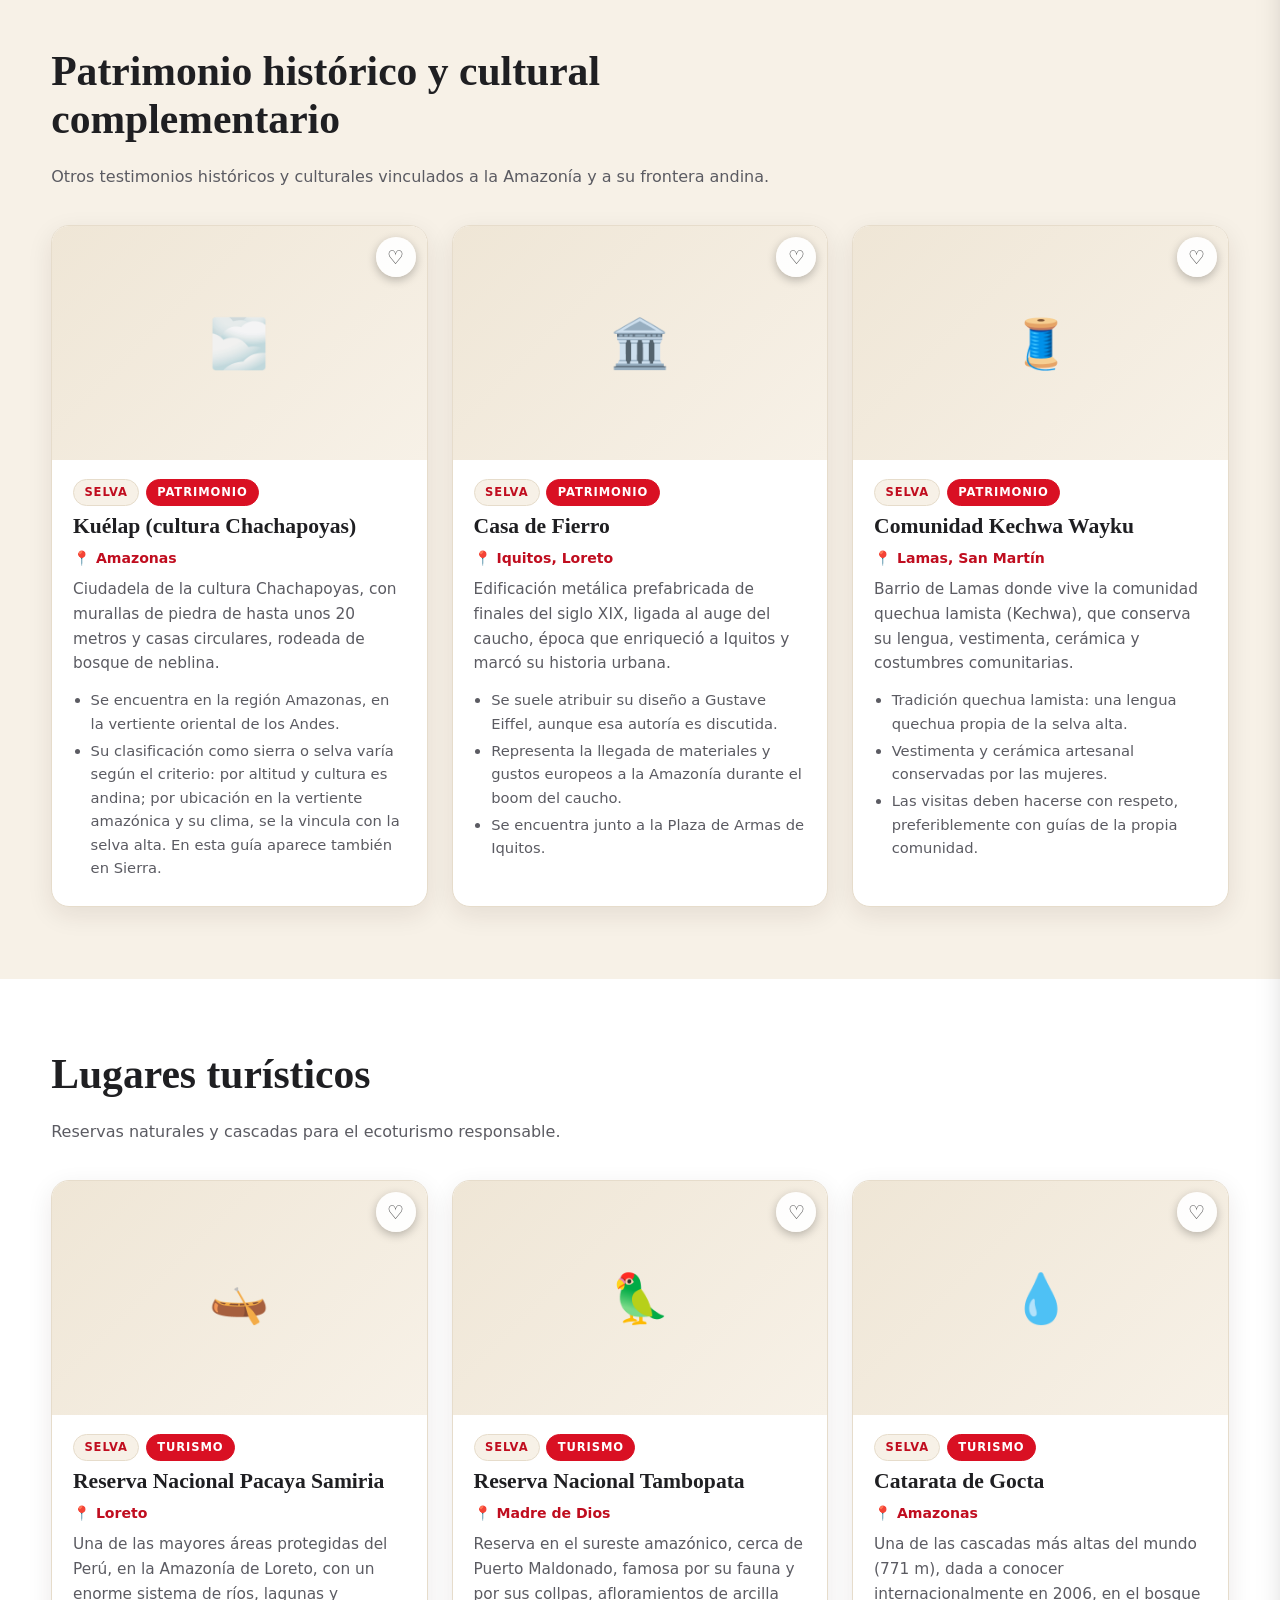
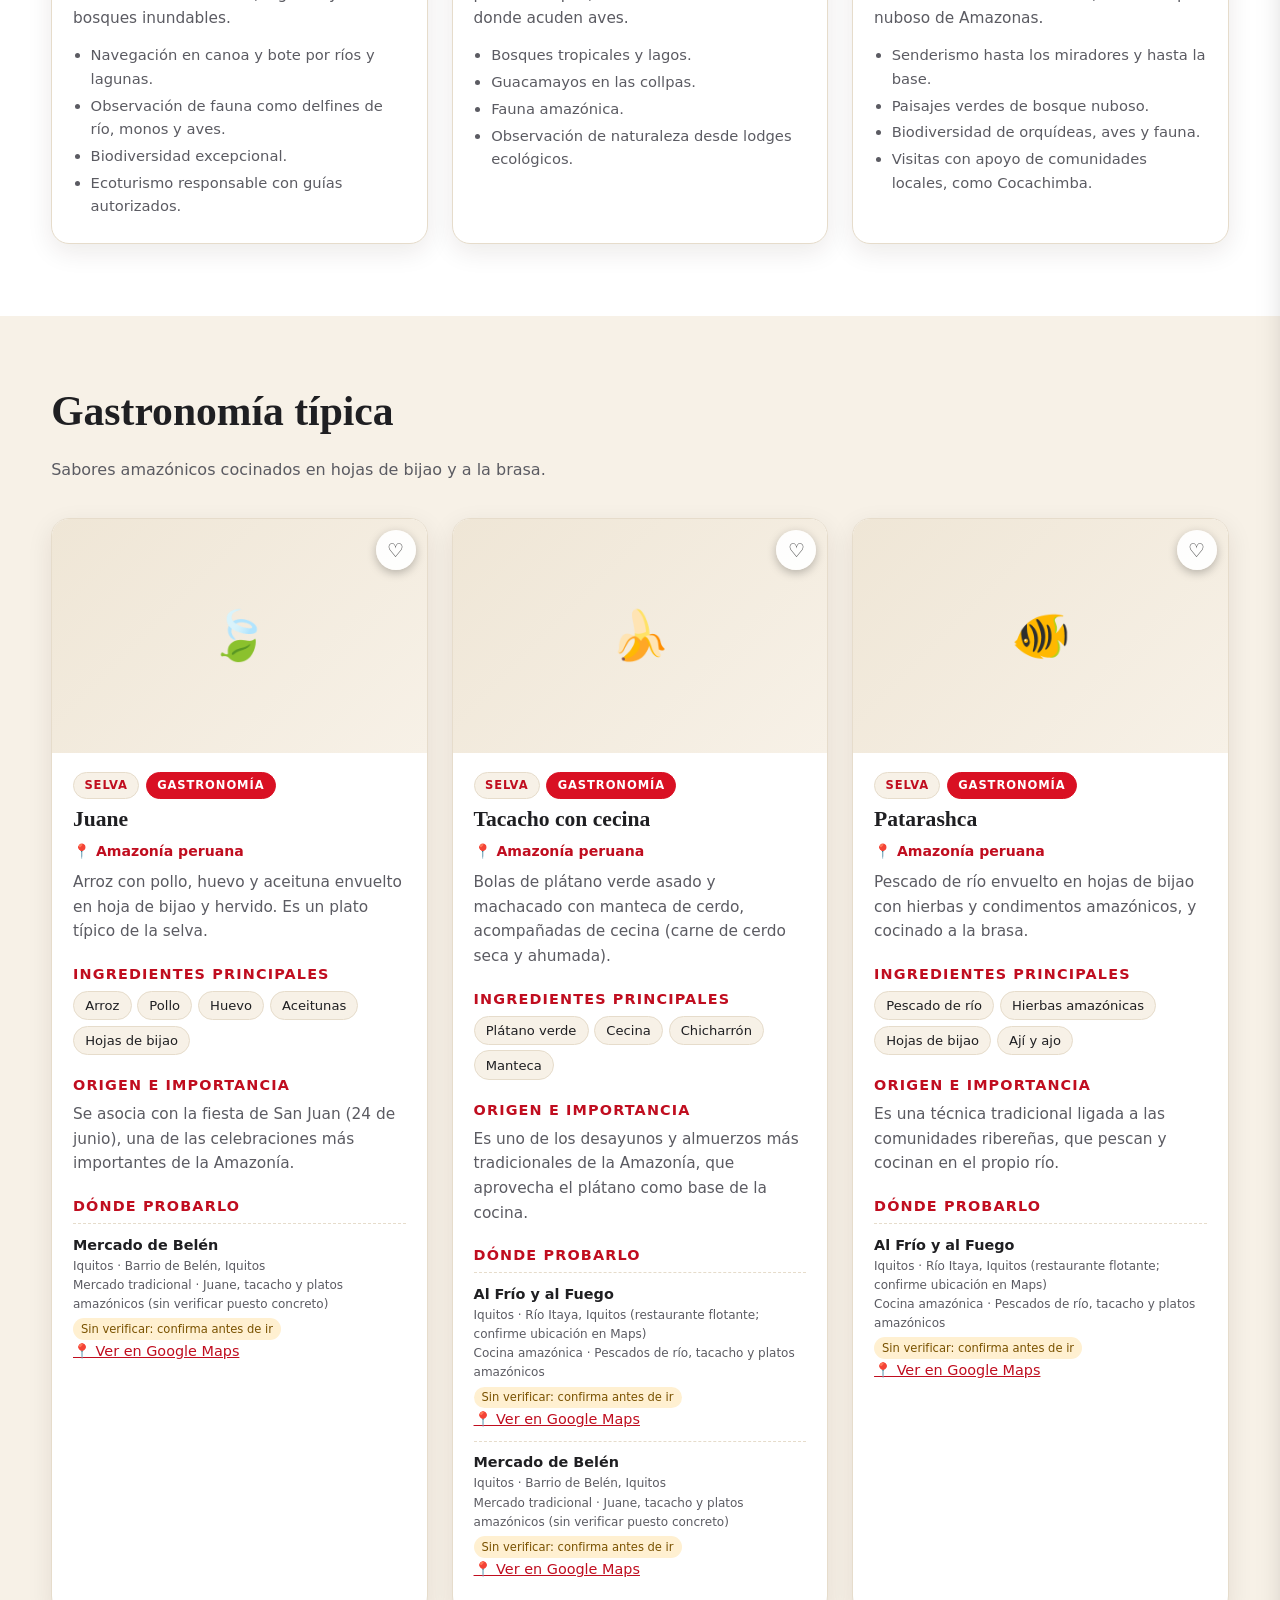
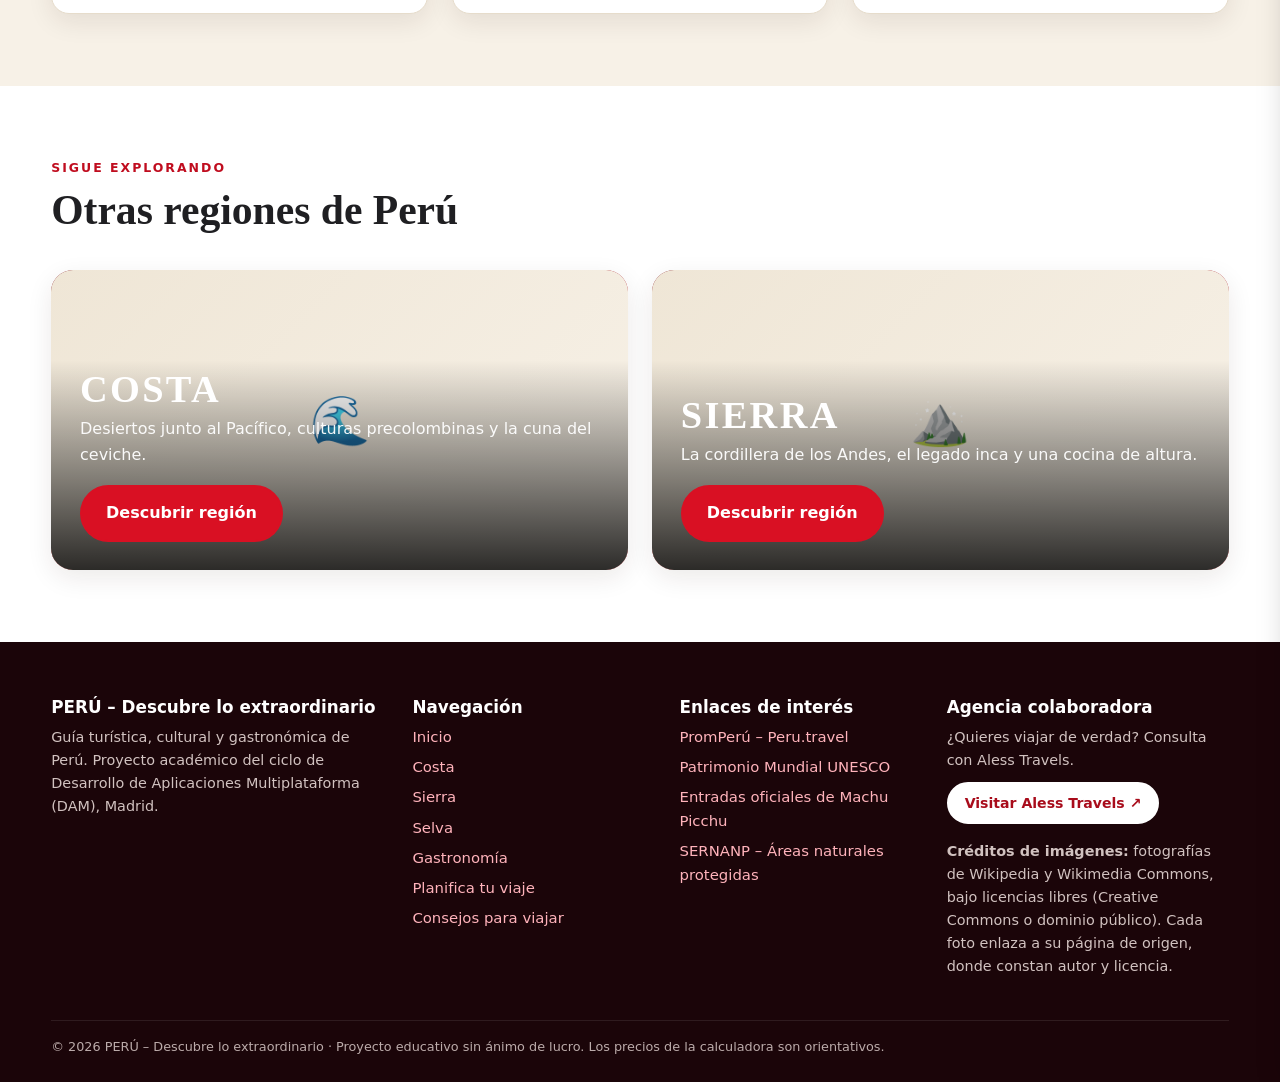
<file: peru-travel/pages/selva.html>
<!DOCTYPE html>
<html lang="es" data-theme="light">
<head>
  <meta charset="UTF-8">
  <meta name="viewport" content="width=device-width, initial-scale=1, viewport-fit=cover">
  <title>Selva de Perú – Patrimonio, turismo y gastronomía | PERÚ</title>
  <meta name="description" content="Descubre la Selva de Perú: patrimonio cultural, lugares turísticos y gastronomía típica con restaurantes recomendados.">
  <meta name="theme-color" content="#D91023">
  <link rel="stylesheet" href="../css/themes.css">
  <link rel="stylesheet" href="../css/style.css">
  <link rel="stylesheet" href="../css/animations.css">
  <link rel="stylesheet" href="../css/responsive.css">
  <script src="../js/theme.js"></script>
</head>
<body data-page="selva" data-root="../">
  <div id="site-header"></div>
  <main id="main"><div id="region-root"></div></main>
  <div id="site-footer"></div>
  <script src="../js/data.js"></script>
  <script src="../js/favorites.js"></script>
  <script src="../js/navigation.js"></script>
  <script src="../js/main.js"></script>
  <noscript><p style="padding:1rem;text-align:center">Esta aplicación necesita JavaScript.</p></noscript>
</body>
</html>
</file>
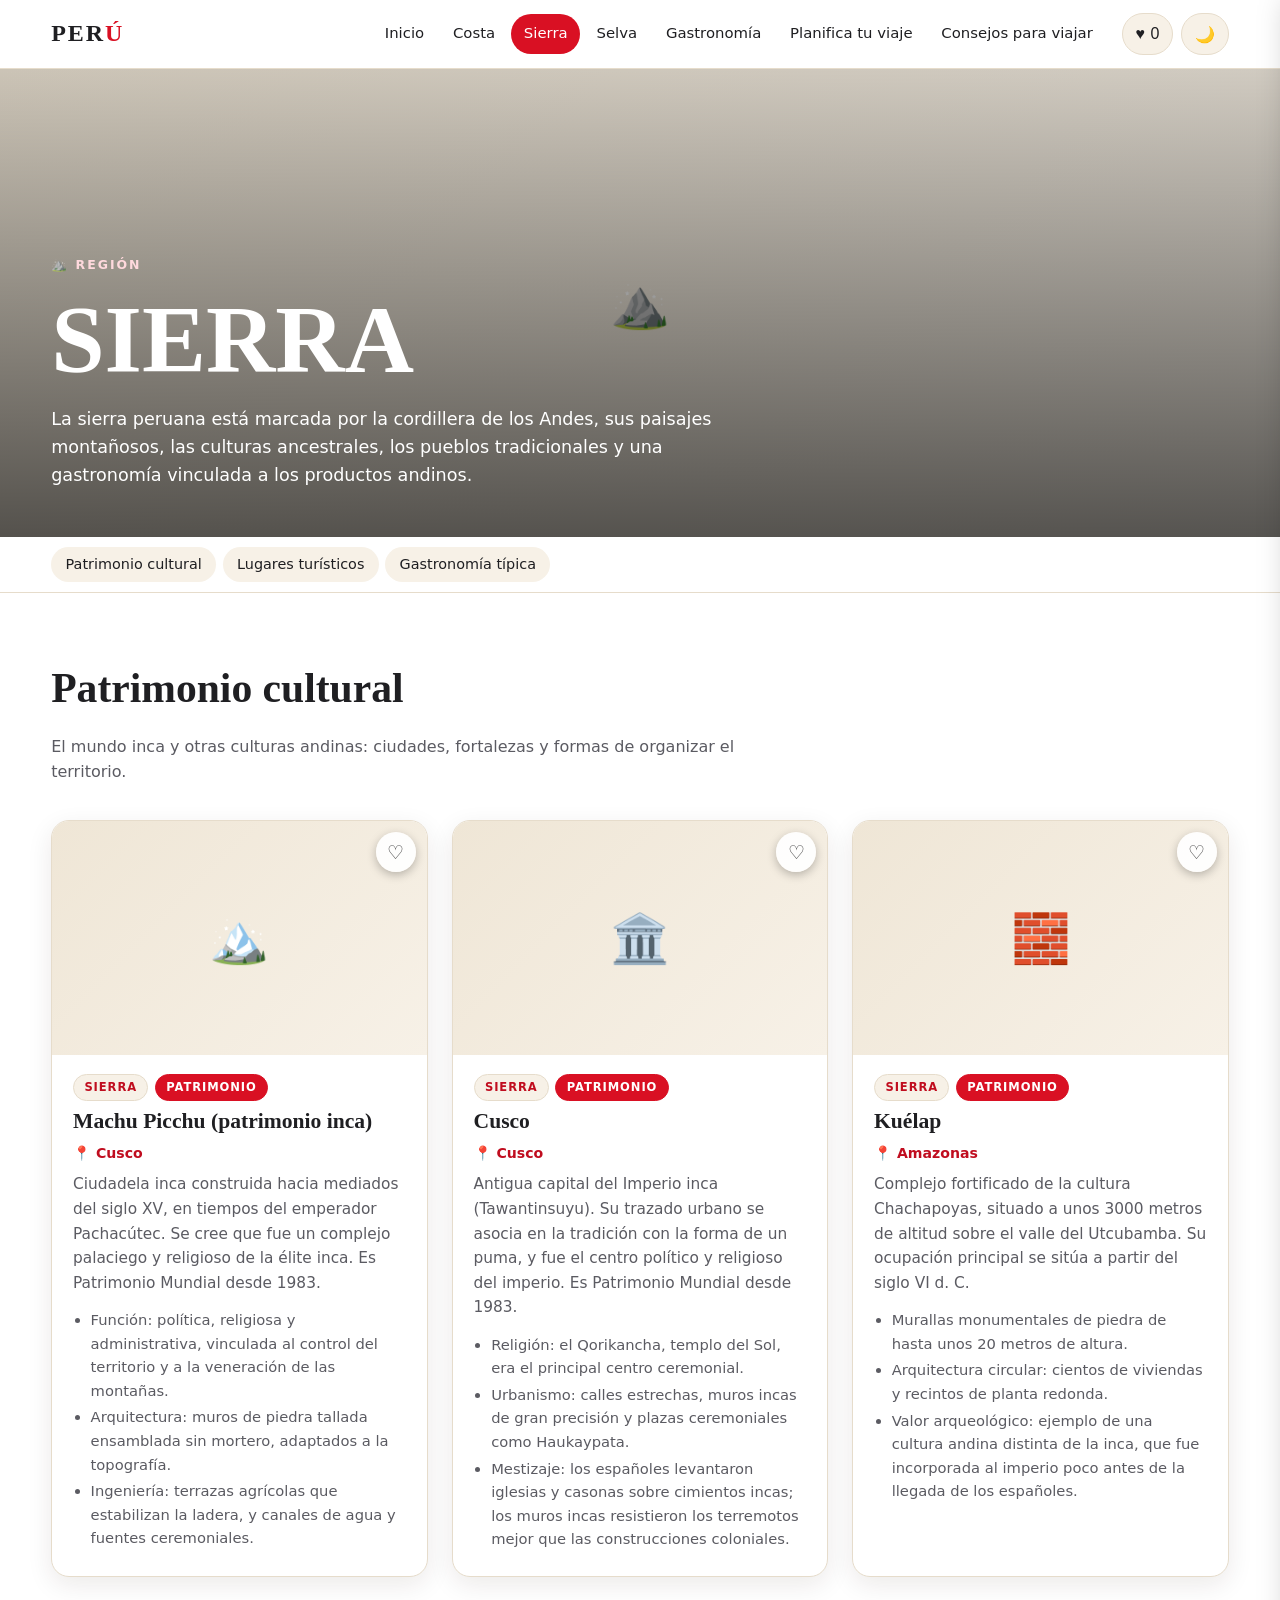
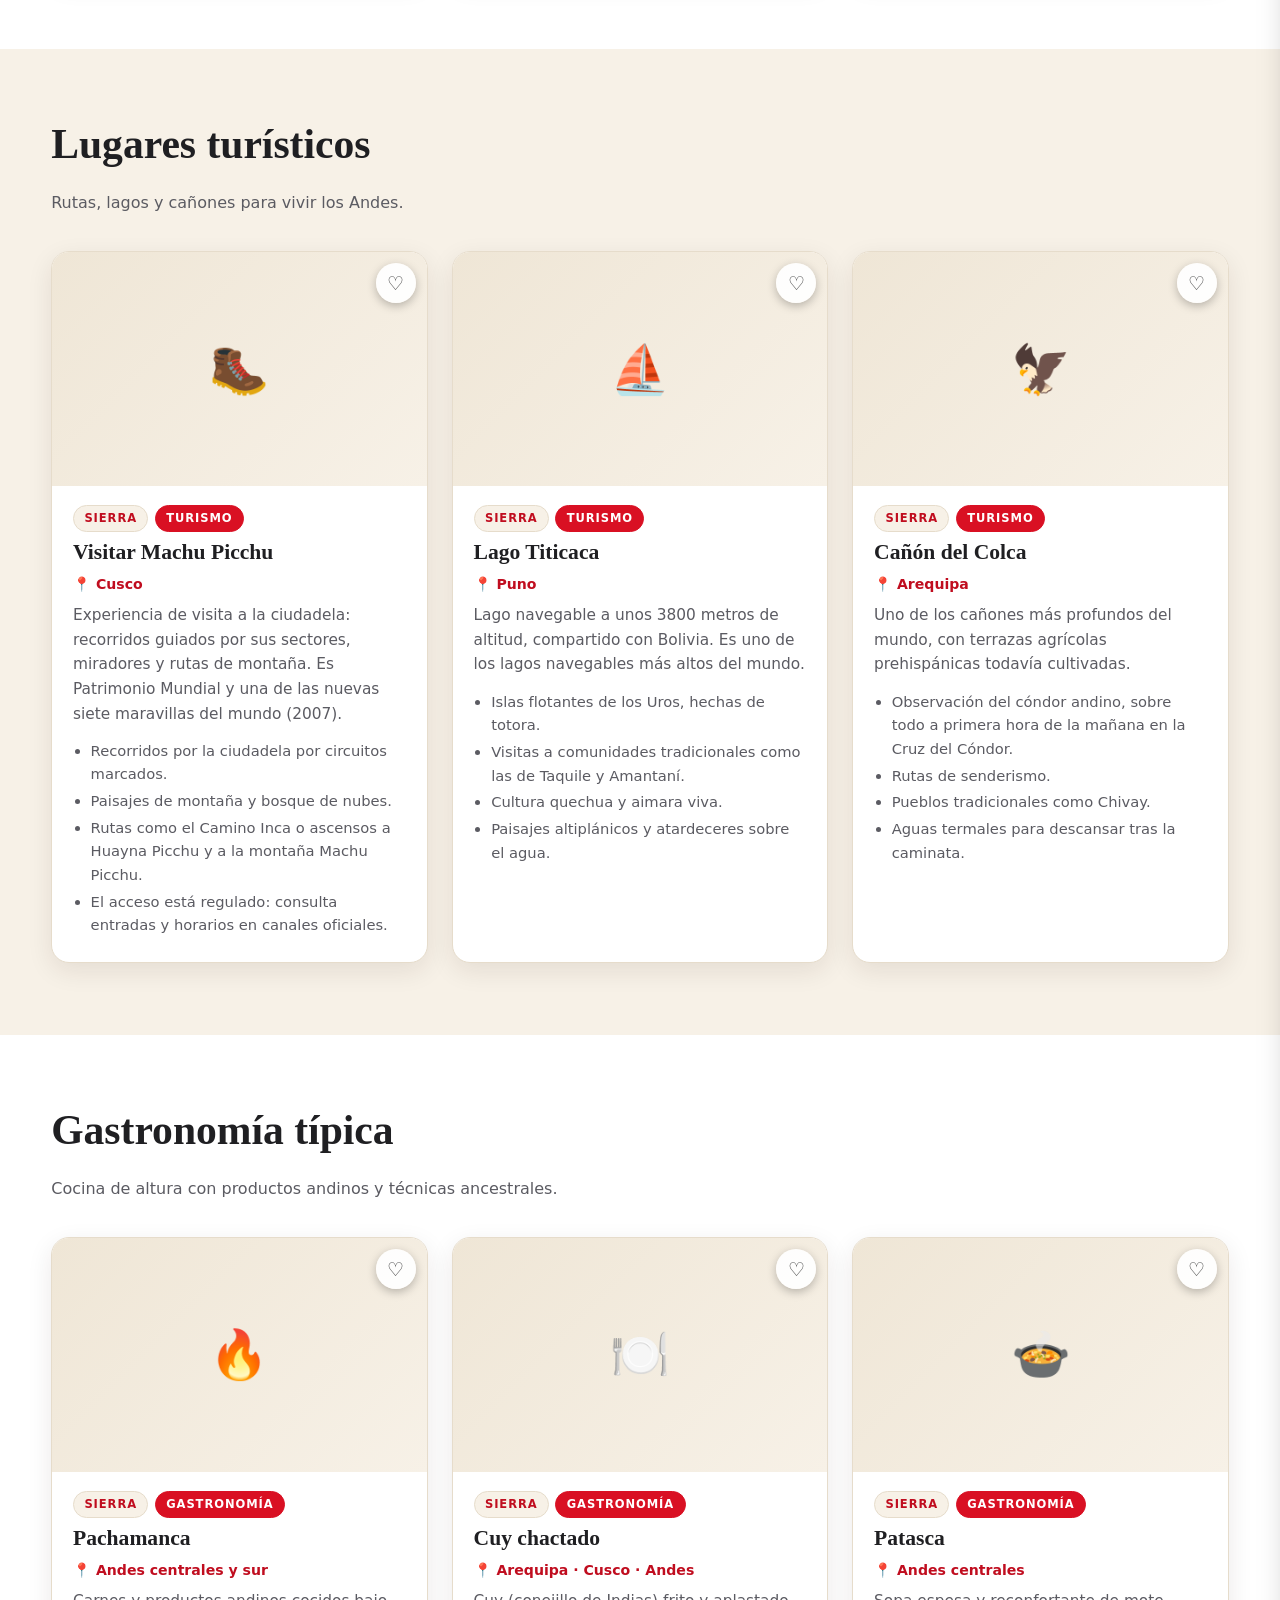
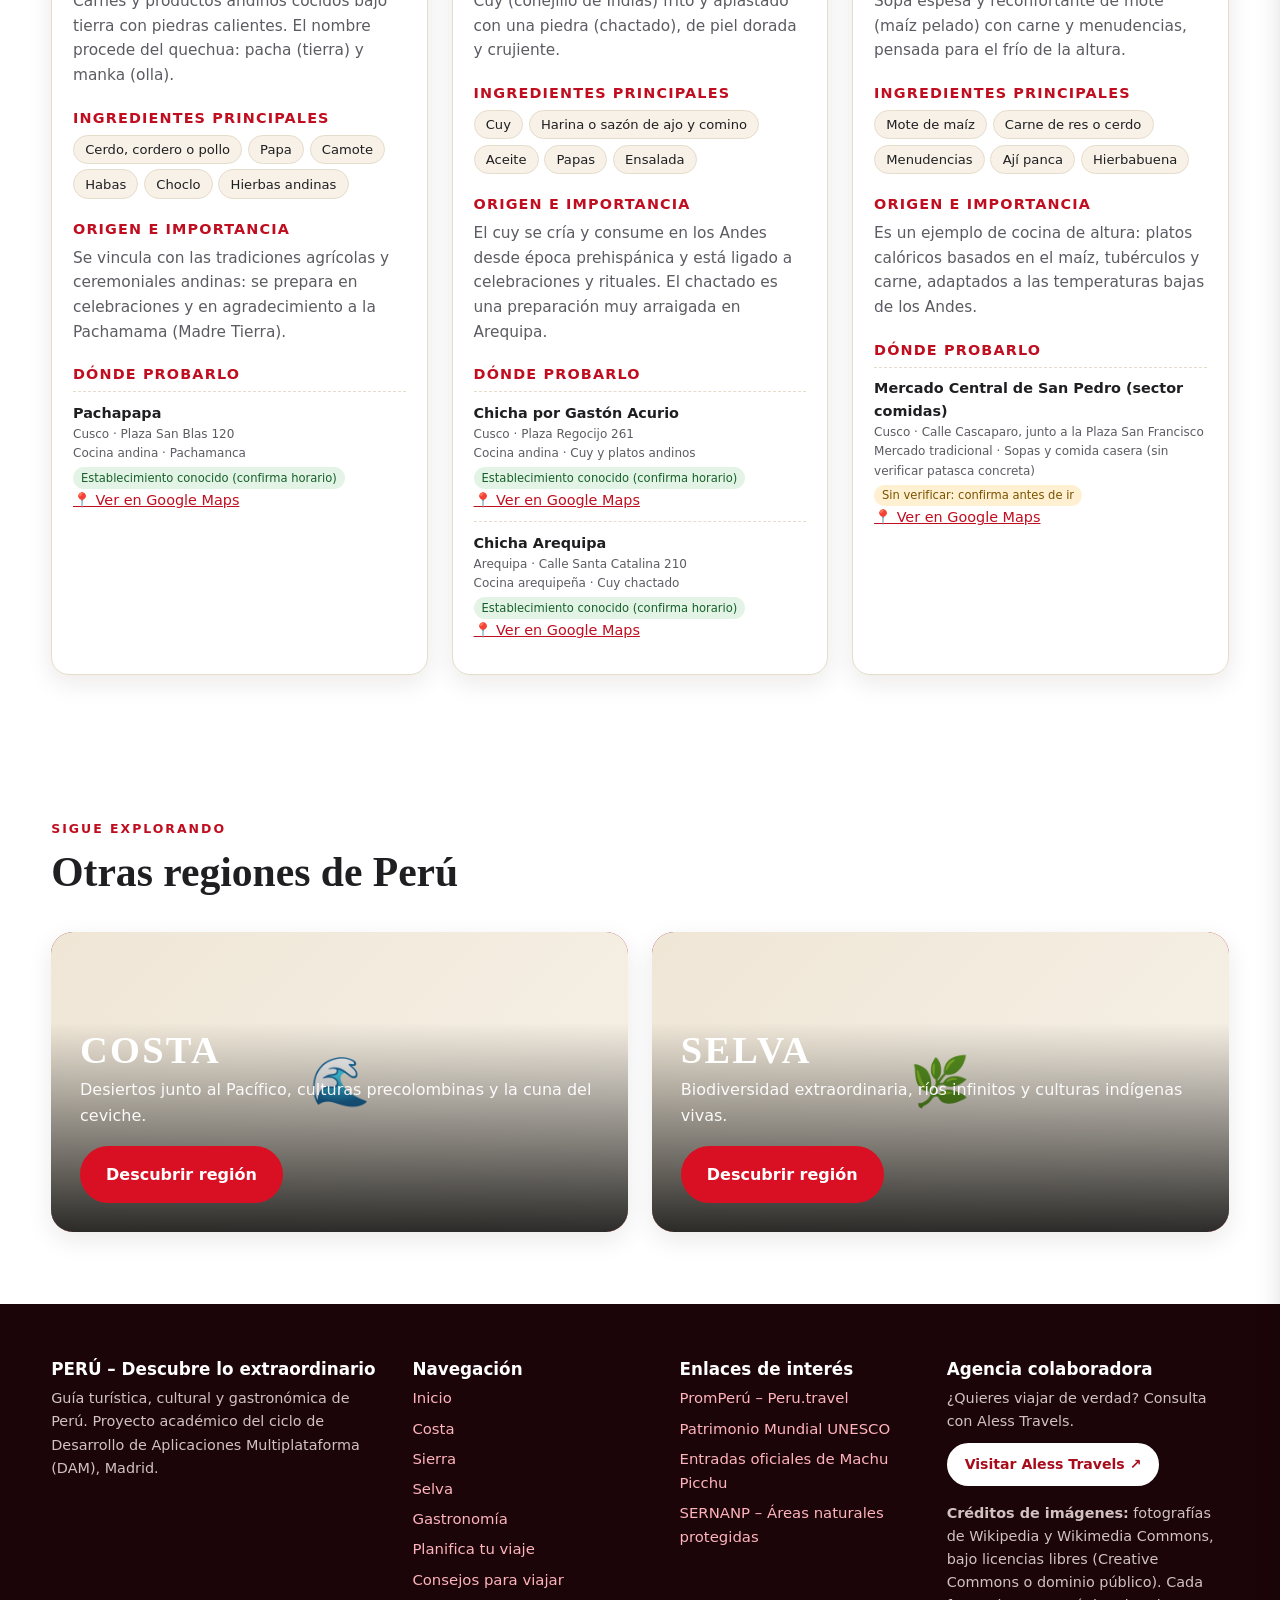
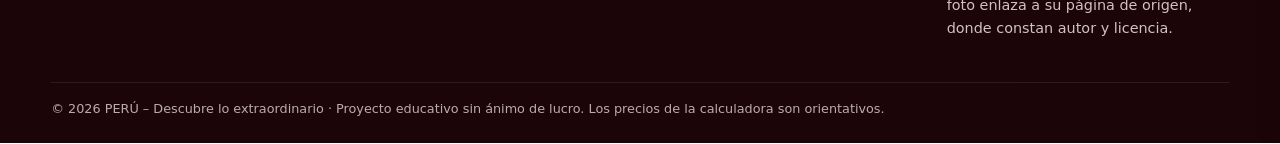
<file: peru-travel/pages/sierra.html>
<!DOCTYPE html>
<html lang="es" data-theme="light">
<head>
  <meta charset="UTF-8">
  <meta name="viewport" content="width=device-width, initial-scale=1, viewport-fit=cover">
  <title>Sierra de Perú – Patrimonio, turismo y gastronomía | PERÚ</title>
  <meta name="description" content="Descubre la Sierra de Perú: patrimonio cultural, lugares turísticos y gastronomía típica con restaurantes recomendados.">
  <meta name="theme-color" content="#D91023">
  <link rel="stylesheet" href="../css/themes.css">
  <link rel="stylesheet" href="../css/style.css">
  <link rel="stylesheet" href="../css/animations.css">
  <link rel="stylesheet" href="../css/responsive.css">
  <script src="../js/theme.js"></script>
</head>
<body data-page="sierra" data-root="../">
  <div id="site-header"></div>
  <main id="main"><div id="region-root"></div></main>
  <div id="site-footer"></div>
  <script src="../js/data.js"></script>
  <script src="../js/favorites.js"></script>
  <script src="../js/navigation.js"></script>
  <script src="../js/main.js"></script>
  <noscript><p style="padding:1rem;text-align:center">Esta aplicación necesita JavaScript.</p></noscript>
</body>
</html>
</file>
<file: peru-travel/css/themes.css>
/* ============ TEMAS: claro / oscuro ============ */
:root {
  --red: #D91023;
  --red-dark: #a80c1b;
  --accent-text: #c00d1f;
  --bg: #ffffff;
  --surface: #f7f1e7;      /* arena */
  --surface-2: #efe6d6;    /* beige */
  --gray-soft: #f1f1f1;
  --card: #ffffff;
  --text: #1f1f22;
  --muted: #5b5b62;
  --border: #e6dccb;
  --shadow: 0 8px 26px rgba(40, 20, 10, .09);
  --shadow-hover: 0 14px 34px rgba(40, 20, 10, .16);
  --header-bg: rgba(255, 255, 255, .9);
  --overlay: linear-gradient(180deg, rgba(0,0,0,.15) 0%, rgba(0,0,0,.65) 100%);
  color-scheme: light;
}

[data-theme="dark"] {
  --accent-text: #ff7a86;
  --bg: #2B080E;
  --surface: #380d15;
  --surface-2: #44121b;
  --gray-soft: #3e1119;
  --card: #4a1520;
  --text: #f7ede9;
  --muted: #d6bcb8;
  --border: #6b2631;
  --shadow: 0 8px 26px rgba(0, 0, 0, .4);
  --shadow-hover: 0 14px 34px rgba(0, 0, 0, .55);
  --header-bg: rgba(43, 8, 14, .9);
  color-scheme: dark;
}
</file>
<file: peru-travel/css/style.css>
/* ============ ESTILOS BASE Y COMPONENTES ============ */
*, *::before, *::after { box-sizing: border-box; }
html { scroll-behavior: smooth; }
body {
  margin: 0;
  font-family: "Inter", "Segoe UI", system-ui, -apple-system, Roboto, sans-serif;
  background: var(--bg);
  color: var(--text);
  line-height: 1.6;
  transition: background .35s ease, color .35s ease;
}
h1, h2, h3, .brand, .display { font-family: "Playfair Display", Georgia, "Times New Roman", serif; line-height: 1.15; margin: 0 0 .5em; }
img { max-width: 100%; display: block; }
a { color: var(--accent-text); }
.container { width: min(1200px, 92%); margin-inline: auto; }
.section { padding: 4.5rem 0; }
.section.alt { background: var(--surface); }
.section-head { max-width: 720px; margin-bottom: 2.2rem; }
.section-head h2 { font-size: clamp(1.8rem, 4vw, 2.6rem); }
.section-head p { color: var(--muted); margin: 0; }
.eyebrow { text-transform: uppercase; letter-spacing: .16em; font-size: .78rem; font-weight: 700; color: var(--accent-text); display: block; margin-bottom: .6rem; }
.skip-link { position: absolute; left: -999px; top: 0; background: var(--red); color: #fff; padding: .6rem 1rem; z-index: 200; }
.skip-link:focus { left: 0; }
:focus-visible { outline: 3px solid var(--red); outline-offset: 2px; }

/* ---------- Cabecera ---------- */
.site-header { position: sticky; top: 0; z-index: 100; background: var(--header-bg); backdrop-filter: blur(10px); border-bottom: 1px solid var(--border); }
.nav-wrap { display: flex; align-items: center; gap: 1rem; min-height: 68px; }
.brand { font-size: 1.5rem; font-weight: 800; letter-spacing: .08em; text-decoration: none; color: var(--text); margin: 0; }
.brand span { color: var(--red); }
.main-nav { display: flex; gap: .2rem; margin-left: auto; align-items: center; }
.main-nav a { text-decoration: none; color: var(--text); padding: .5rem .8rem; border-radius: 999px; font-size: .93rem; font-weight: 500; position: relative; transition: background .2s, color .2s; }
.main-nav a:hover { background: var(--surface); }
.main-nav a.active { color: #fff; background: var(--red); }
.nav-actions { display: flex; gap: .5rem; align-items: center; }
.icon-btn { background: var(--surface); color: var(--text); border: 1px solid var(--border); border-radius: 999px; min-width: 42px; height: 42px; padding: 0 .8rem; cursor: pointer; font-size: 1rem; display: inline-flex; align-items: center; justify-content: center; gap: .35rem; transition: transform .15s, background .2s; }
.icon-btn:hover { background: var(--surface-2); }
.icon-btn:active { transform: scale(.93); }
.nav-toggle { display: none; }
.progress-bar { position: fixed; top: 0; left: 0; height: 3px; width: 0; background: var(--red); z-index: 300; }

/* ---------- Botones ---------- */
.btn { display: inline-flex; align-items: center; justify-content: center; gap: .5rem; padding: .85rem 1.5rem; border-radius: 999px; border: 2px solid var(--red); background: var(--red); color: #fff; font-weight: 600; font-size: 1rem; text-decoration: none; cursor: pointer; transition: transform .2s, box-shadow .2s, background .2s; font-family: inherit; }
.btn:hover { background: var(--red-dark); border-color: var(--red-dark); transform: translateY(-2px); box-shadow: 0 8px 20px rgba(217, 16, 35, .35); }
.btn:active { transform: translateY(0) scale(.98); }
.btn.ghost { background: transparent; color: var(--text); border-color: var(--border); }
.btn.ghost:hover { background: var(--surface); box-shadow: none; }
.btn.light { background: #fff; color: var(--red-dark); border-color: #fff; }
.btn.light:hover { background: #fff1f1; }
.btn.small { padding: .5rem 1rem; font-size: .88rem; }

/* ---------- Hero ---------- */
.hero { position: relative; min-height: 88vh; display: grid; place-items: center; text-align: center; color: #fff; overflow: hidden; background: linear-gradient(135deg, #7a0a15, #D91023 55%, #f0a500); }
.hero-media, .page-hero .hero-media { position: absolute; inset: 0; }
.hero-media img { width: 100%; height: 100%; object-fit: cover; animation: kenburns 24s ease-in-out infinite alternate; }
.hero::after, .page-hero::after { content: ""; position: absolute; inset: 0; background: var(--overlay); }
.hero-content { position: relative; z-index: 2; padding: 3rem 0; }
.hero h1 { font-size: clamp(5rem, 22vw, 15rem); letter-spacing: .06em; margin: 0; text-shadow: 0 6px 40px rgba(0,0,0,.45); }
.hero .slogan { font-size: clamp(1.2rem, 3vw, 1.9rem); font-style: italic; margin: .4rem 0 1rem; font-family: "Playfair Display", Georgia, serif; }
.hero .intro { max-width: 640px; margin: 0 auto 2rem; font-size: 1.1rem; opacity: .95; }
.hero-credit { position: absolute; right: 1rem; bottom: .7rem; z-index: 3; font-size: .72rem; color: #fff; opacity: .85; }
.hero-credit a { color: #fff; }

.page-hero { position: relative; min-height: 52vh; display: grid; align-items: end; color: #fff; overflow: hidden; background: linear-gradient(135deg, #5a0710, #D91023); }
.page-hero .hero-content { padding: 4rem 0 3rem; }
.page-hero h1 { font-size: clamp(2.8rem, 9vw, 6rem); margin: 0; }
.page-hero p { max-width: 720px; font-size: 1.1rem; margin: .6rem 0 0; }
.subnav { position: sticky; top: 68px; z-index: 50; background: var(--bg); border-bottom: 1px solid var(--border); }
.subnav .container { display: flex; gap: .4rem; overflow-x: auto; padding: .6rem 0; scrollbar-width: thin; }
.subnav a { white-space: nowrap; text-decoration: none; color: var(--text); padding: .4rem .9rem; border-radius: 999px; background: var(--surface); font-size: .9rem; font-weight: 500; }
.subnav a:hover { background: var(--red); color: #fff; }

/* ---------- Grids y tarjetas ---------- */
.grid { display: grid; gap: 1.5rem; }
.grid.cols-3 { grid-template-columns: repeat(3, 1fr); }
.grid.cols-2 { grid-template-columns: repeat(2, 1fr); }
.grid.cols-auto { grid-template-columns: repeat(auto-fill, minmax(280px, 1fr)); }

.region-card { position: relative; border-radius: 22px; overflow: hidden; min-height: 460px; display: flex; align-items: flex-end; color: #fff; text-decoration: none; box-shadow: var(--shadow); background: linear-gradient(160deg, #7a0a15, #D91023); transition: transform .35s, box-shadow .35s; isolation: isolate; }
.region-card:hover { transform: translateY(-8px); box-shadow: var(--shadow-hover); }
.region-card .card-media { position: absolute; inset: 0; z-index: -2; border-radius: 0; aspect-ratio: auto; }
.region-card .card-media img { transition: transform .8s ease; }
.region-card:hover .card-media img { transform: scale(1.08); }
.region-card::after { content: ""; position: absolute; inset: 0; z-index: -1; background: linear-gradient(180deg, rgba(0,0,0,0) 30%, rgba(0,0,0,.82) 100%); }
.region-card .inner { padding: 1.8rem; }
.region-card h3 { font-size: 2.4rem; letter-spacing: .06em; margin-bottom: .3rem; }
.region-card p { margin: 0 0 1.1rem; opacity: .95; }
.region-card .btn { pointer-events: none; }

.card { position: relative; background: var(--card); border: 1px solid var(--border); border-radius: 18px; overflow: hidden; box-shadow: var(--shadow); display: flex; flex-direction: column; transition: transform .3s, box-shadow .3s; }
.card:hover { transform: translateY(-6px); box-shadow: var(--shadow-hover); }
.card-media { position: relative; margin: 0; aspect-ratio: 16 / 10; overflow: hidden; background: linear-gradient(135deg, var(--surface-2), var(--surface)); display: grid; place-items: center; font-size: 3rem; }
.card-media img { width: 100%; height: 100%; object-fit: cover; animation: fadein .6s ease; }
.card:hover .card-media img { transform: scale(1.05); }
.card-media img { transition: transform .6s ease; }
.img-credit { position: absolute; right: .5rem; bottom: .4rem; font-size: .66rem; background: rgba(0,0,0,.55); color: #fff; padding: .1rem .45rem; border-radius: 999px; text-decoration: none; opacity: 0; transition: opacity .2s; }
.card-media:hover .img-credit, .img-credit:focus { opacity: 1; }
.hero-media .img-credit, .card-media.is-bg .img-credit { display: none; }
.card-body { padding: 1.2rem 1.3rem 1.4rem; display: flex; flex-direction: column; gap: .5rem; flex: 1; }
.card-body h3 { font-size: 1.35rem; margin: 0; }
.card-body p { margin: 0; color: var(--muted); font-size: .96rem; }
.card-body .place { color: var(--accent-text); font-weight: 600; font-size: .88rem; }
.card-meta { display: flex; gap: .4rem; flex-wrap: wrap; }
.badge { font-size: .72rem; font-weight: 700; text-transform: uppercase; letter-spacing: .08em; padding: .2rem .65rem; border-radius: 999px; background: var(--surface); color: var(--accent-text); border: 1px solid var(--border); }
.badge.kind { background: var(--red); color: #fff; border-color: var(--red); }
.points { margin: .3rem 0 0; padding-left: 1.1rem; color: var(--muted); font-size: .92rem; }
.points li { margin-bottom: .2rem; }
.chips { display: flex; flex-wrap: wrap; gap: .35rem; }
.chip { background: var(--surface); border: 1px solid var(--border); border-radius: 999px; padding: .2rem .7rem; font-size: .82rem; color: var(--text); }
.dish-extra h4 { margin: .7rem 0 .3rem; font-size: .9rem; text-transform: uppercase; letter-spacing: .08em; color: var(--accent-text); }
.resto-mini { border-top: 1px dashed var(--border); padding: .6rem 0; font-size: .9rem; }
.resto-mini strong { display: block; }
.resto-mini small { color: var(--muted); display: block; }
.status { display: inline-block; font-size: .72rem; padding: .1rem .5rem; border-radius: 999px; margin-top: .25rem; }
.status.ok { background: #e3f4e6; color: #17602a; }
.status.warn { background: #fff0d1; color: #7a5200; }
[data-theme="dark"] .status.ok { background: #1f4a2a; color: #b9efc4; }
[data-theme="dark"] .status.warn { background: #5c4310; color: #ffe2a4; }
.fav-btn { position: absolute; top: .7rem; right: .7rem; z-index: 5; width: 40px; height: 40px; border-radius: 50%; border: none; background: rgba(255,255,255,.92); color: #444; font-size: 1.2rem; cursor: pointer; box-shadow: 0 3px 10px rgba(0,0,0,.25); transition: transform .2s, background .2s, color .2s; }
.fav-btn:hover { transform: scale(1.12); }
.fav-btn[aria-pressed="true"] { background: var(--red); color: #fff; animation: pop .35s; }
.resto-card .fav-btn { position: static; margin-top: .5rem; width: auto; border-radius: 999px; padding: 0 1rem; background: var(--surface); border: 1px solid var(--border); color: var(--text); height: 36px; font-size: .88rem; box-shadow: none; }
.resto-card .fav-btn[aria-pressed="true"] { background: var(--red); color: #fff; }

/* ---------- Secciones ---------- */
.why-grid { display: grid; grid-template-columns: repeat(auto-fit, minmax(210px, 1fr)); gap: 1.2rem; }
.why-item { background: var(--card); border: 1px solid var(--border); border-radius: 18px; padding: 1.5rem; box-shadow: var(--shadow); }
.why-item .ico { font-size: 2rem; }
.why-item h3 { font-size: 1.15rem; margin: .5rem 0 .3rem; }
.why-item p { margin: 0; color: var(--muted); font-size: .94rem; }

.cta-band { background: linear-gradient(120deg, var(--red-dark), var(--red)); color: #fff; border-radius: 26px; padding: 3rem; display: flex; gap: 2rem; align-items: center; justify-content: space-between; flex-wrap: wrap; }
.cta-band h2 { margin: 0 0 .4rem; font-size: clamp(1.6rem, 3.5vw, 2.3rem); }
.cta-band p { margin: 0; max-width: 560px; opacity: .95; }

.agency { display: grid; grid-template-columns: 1.1fr 1fr; background: var(--card); border: 1px solid var(--border); border-radius: 26px; overflow: hidden; box-shadow: var(--shadow); }
.agency .card-media { aspect-ratio: auto; min-height: 340px; border-radius: 0; }
.agency-body { padding: 2.5rem; display: flex; flex-direction: column; justify-content: center; gap: .8rem; }
.agency-body h2 { font-size: clamp(1.6rem, 3vw, 2.2rem); margin: 0; }
.agency-body p { color: var(--muted); margin: 0; }
.sponsor-tag { font-size: .72rem; text-transform: uppercase; letter-spacing: .14em; color: var(--muted); }

/* ---------- Explorar: buscador, filtros, mapa ---------- */
.toolbar { display: grid; gap: 1rem; margin-bottom: 1.5rem; }
.search-row { display: flex; gap: .7rem; flex-wrap: wrap; }
.input, select.input { padding: .8rem 1rem; border-radius: 12px; border: 1.5px solid var(--border); background: var(--card); color: var(--text); font-size: 1rem; font-family: inherit; width: 100%; }
.input:focus { border-color: var(--red); outline: none; box-shadow: 0 0 0 3px rgba(217,16,35,.2); }
.search-row .input { flex: 1 1 260px; }
.search-row select.input { flex: 0 1 200px; width: auto; }
.filter-chips { display: flex; flex-wrap: wrap; gap: .5rem; align-items: center; }
.filter-chip { border: 1.5px solid var(--border); background: var(--card); color: var(--text); border-radius: 999px; padding: .45rem 1rem; cursor: pointer; font-size: .9rem; font-family: inherit; transition: all .2s; }
.filter-chip:hover { border-color: var(--red); }
.filter-chip[aria-pressed="true"] { background: var(--red); border-color: var(--red); color: #fff; }
.check { display: inline-flex; align-items: center; gap: .4rem; font-size: .9rem; margin-left: auto; cursor: pointer; }
.result-count { color: var(--muted); font-size: .92rem; }
#map { height: 460px; border-radius: 20px; border: 1px solid var(--border); box-shadow: var(--shadow); z-index: 1; margin-bottom: 2rem; }
.empty { padding: 2rem; text-align: center; background: var(--surface); border-radius: 16px; color: var(--muted); grid-column: 1 / -1; }

/* ---------- Festividades ---------- */
.fest-grid { display: grid; grid-template-columns: repeat(auto-fit, minmax(250px, 1fr)); gap: 1.2rem; }
.fest { background: var(--card); border: 1px solid var(--border); border-radius: 18px; overflow: hidden; box-shadow: var(--shadow); }
.fest .card-media { aspect-ratio: 16/9; }
.fest-body { padding: 1.1rem 1.2rem 1.3rem; }
.fest-body h3 { font-size: 1.2rem; margin: 0 0 .3rem; }
.fest-body .when { color: var(--accent-text); font-weight: 600; font-size: .86rem; }
.fest-body p { color: var(--muted); font-size: .93rem; margin: .4rem 0 0; }

/* ---------- Consejos ---------- */
details.tip { background: var(--card); border: 1px solid var(--border); border-radius: 16px; padding: 0 1.3rem; margin-bottom: .9rem; box-shadow: var(--shadow); }
details.tip summary { cursor: pointer; padding: 1.1rem 0; font-weight: 700; font-size: 1.1rem; list-style: none; display: flex; justify-content: space-between; gap: 1rem; }
details.tip summary::after { content: "+"; font-size: 1.5rem; color: var(--red); transition: transform .25s; }
details.tip[open] summary::after { transform: rotate(45deg); }
details.tip .tip-body { padding-bottom: 1.2rem; color: var(--muted); }
details.tip ul { padding-left: 1.2rem; margin: .4rem 0; }

/* ---------- Formularios / calculadora ---------- */
.planner { display: grid; grid-template-columns: 1.1fr .9fr; gap: 2rem; align-items: start; }
.panel { background: var(--card); border: 1px solid var(--border); border-radius: 22px; padding: 1.8rem; box-shadow: var(--shadow); }
.field { margin-bottom: 1.1rem; }
.field label, .field legend { display: block; font-weight: 600; margin-bottom: .35rem; font-size: .95rem; padding: 0; }
fieldset.field { border: none; padding: 0; margin: 0 0 1.1rem; }
.field-row { display: grid; grid-template-columns: 1fr 1fr; gap: 1rem; }
.error-msg { color: #c00d1f; font-size: .85rem; min-height: 1.1em; margin-top: .25rem; }
[data-theme="dark"] .error-msg { color: #ff9aa4; }
.input.invalid { border-color: #c00d1f; }
.act-list { display: grid; gap: .5rem; }
.act { display: flex; align-items: center; gap: .6rem; padding: .6rem .8rem; border: 1.5px solid var(--border); border-radius: 12px; cursor: pointer; background: var(--bg); }
.act:hover { border-color: var(--red); }
.act input { accent-color: var(--red); width: 18px; height: 18px; }
.act .price { margin-left: auto; color: var(--muted); font-size: .85rem; }
.btn-row { display: flex; gap: .7rem; flex-wrap: wrap; margin-top: 1rem; }
.result-total { font-size: clamp(2.2rem, 5vw, 3.2rem); font-family: "Playfair Display", Georgia, serif; color: var(--accent-text); font-weight: 800; margin: .2rem 0; }
.kpis { display: grid; grid-template-columns: 1fr 1fr; gap: .8rem; margin: 1rem 0; }
.kpi { background: var(--surface); border-radius: 14px; padding: .9rem; }
.kpi small { color: var(--muted); display: block; }
.kpi strong { font-size: 1.2rem; }
.breakdown { list-style: none; padding: 0; margin: 1rem 0; display: grid; gap: .8rem; }
.breakdown li .row { display: flex; justify-content: space-between; font-size: .95rem; }
.bar { height: 10px; background: var(--surface-2); border-radius: 99px; overflow: hidden; margin-top: .25rem; }
.bar span { display: block; height: 100%; background: linear-gradient(90deg, var(--red-dark), var(--red)); border-radius: 99px; transition: width .6s ease; }
.notice { font-size: .85rem; color: var(--muted); background: var(--surface); border-left: 4px solid var(--red); padding: .7rem 1rem; border-radius: 8px; margin-top: 1rem; }
.alert { padding: .8rem 1rem; border-radius: 12px; margin: .8rem 0; font-weight: 500; }
.alert.ok { background: #e3f4e6; color: #17602a; }
.alert.bad { background: #fde4e6; color: #8a0b18; }
[data-theme="dark"] .alert.ok { background: #1f4a2a; color: #b9efc4; }
[data-theme="dark"] .alert.bad { background: #5a1520; color: #ffc5cb; }
.summary-box { white-space: pre-wrap; background: var(--surface); border: 1px dashed var(--border); border-radius: 14px; padding: 1rem; font-size: .9rem; margin-top: 1rem; }
details.config { margin-top: 1.2rem; }
details.config summary { cursor: pointer; font-weight: 600; }
.cfg-grid { display: grid; grid-template-columns: repeat(auto-fill, minmax(170px, 1fr)); gap: .7rem; margin-top: .8rem; }
.cfg-grid label { font-size: .82rem; font-weight: 500; }

/* ---------- Footer ---------- */
.site-footer { background: #1b0509; color: #f1e3e0; padding: 3.5rem 0 1.5rem; margin-top: 0; }
.site-footer a { color: #ffb3bb; text-decoration: none; }
.site-footer a:hover { text-decoration: underline; }
.footer-grid { display: grid; grid-template-columns: 1.4fr 1fr 1fr 1.2fr; gap: 2rem; }
.site-footer h3 { font-size: 1.05rem; color: #fff; font-family: inherit; }
.site-footer ul { list-style: none; padding: 0; margin: 0; display: grid; gap: .4rem; font-size: .93rem; }
.site-footer p { font-size: .9rem; opacity: .85; margin: 0 0 .6rem; }
.footer-bottom { border-top: 1px solid rgba(255,255,255,.12); margin-top: 2rem; padding-top: 1rem; font-size: .8rem; opacity: .75; }

/* ---------- Drawer favoritos, toast, back-to-top ---------- */
.drawer { position: fixed; top: 0; right: 0; height: 100%; width: min(400px, 92vw); background: var(--bg); border-left: 1px solid var(--border); z-index: 400; transform: translateX(105%); transition: transform .35s ease; padding: 1.3rem; overflow-y: auto; box-shadow: -10px 0 30px rgba(0,0,0,.25); }
.drawer.open { transform: translateX(0); }
.drawer-head { display: flex; justify-content: space-between; align-items: center; margin-bottom: 1rem; }
.drawer-head h2 { margin: 0; font-size: 1.4rem; }
.fav-item { display: flex; gap: .7rem; justify-content: space-between; align-items: center; padding: .8rem 0; border-bottom: 1px solid var(--border); }
.fav-item a { font-weight: 600; text-decoration: none; color: var(--text); }
.fav-item small { display: block; color: var(--muted); }
.scrim { position: fixed; inset: 0; background: rgba(0,0,0,.45); z-index: 350; opacity: 0; pointer-events: none; transition: opacity .3s; }
.scrim.show { opacity: 1; pointer-events: auto; }
.toast { position: fixed; left: 50%; bottom: 1.5rem; transform: translate(-50%, 150%); background: #222; color: #fff; padding: .7rem 1.2rem; border-radius: 999px; z-index: 500; transition: transform .3s; font-size: .92rem; }
.toast.show { transform: translate(-50%, 0); }
.to-top { position: fixed; right: 1.2rem; bottom: 1.2rem; width: 46px; height: 46px; border-radius: 50%; border: none; background: var(--red); color: #fff; font-size: 1.3rem; cursor: pointer; z-index: 90; opacity: 0; transform: translateY(20px); pointer-events: none; transition: opacity .3s, transform .3s; box-shadow: 0 6px 18px rgba(0,0,0,.3); }
.to-top.show { opacity: 1; transform: none; pointer-events: auto; }
.region-section { scroll-margin-top: 130px; }
.lead { color: var(--muted); max-width: 760px; }
</file>
<file: peru-travel/css/animations.css>
/* ============ ANIMACIONES ============ */
@keyframes kenburns { from { transform: scale(1); } to { transform: scale(1.1); } }
@keyframes fadein { from { opacity: 0; } to { opacity: 1; } }
@keyframes pop { 0% { transform: scale(1); } 50% { transform: scale(1.3); } 100% { transform: scale(1); } }
@keyframes pageIn { from { opacity: 0; transform: translateY(14px); } to { opacity: 1; transform: none; } }
@keyframes shimmer { 0% { background-position: -400px 0; } 100% { background-position: 400px 0; } }

/* Transición entre pantallas */
body { animation: pageIn .5s ease both; }
body.leaving { opacity: 0; transform: translateY(-10px); transition: opacity .25s ease, transform .25s ease; }

/* Aparición al hacer scroll */
.reveal { opacity: 0; transform: translateY(26px); transition: opacity .7s ease, transform .7s ease; }
.reveal.in { opacity: 1; transform: none; }
.reveal.d1 { transition-delay: .1s; }
.reveal.d2 { transition-delay: .2s; }

/* Esqueleto de carga de imágenes */
.card-media:empty, .card-media.loading { background: linear-gradient(90deg, var(--surface-2) 25%, var(--surface) 50%, var(--surface-2) 75%); background-size: 800px 100%; animation: shimmer 1.4s infinite linear; }

/* Respetar preferencia de movimiento reducido */
@media (prefers-reduced-motion: reduce) {
  *, *::before, *::after { animation-duration: .01ms !important; animation-iteration-count: 1 !important; transition-duration: .01ms !important; scroll-behavior: auto !important; }
  .reveal { opacity: 1; transform: none; }
}
</file>
<file: peru-travel/css/responsive.css>
/* ============ RESPONSIVE (mobile-first en componentes clave) ============ */

/* Portátiles pequeños / tablets horizontales */
@media (max-width: 1024px) {
  .grid.cols-3 { grid-template-columns: repeat(2, 1fr); }
  .footer-grid { grid-template-columns: 1fr 1fr; }
  .planner { grid-template-columns: 1fr; }
  .main-nav a { padding: .45rem .6rem; font-size: .85rem; }
}

/* Tablets verticales: el menú pasa a panel desplegable */
@media (max-width: 860px) {
  .nav-toggle { display: inline-flex; order: 3; }
  .nav-actions { margin-left: auto; }
  .main-nav { position: absolute; top: 68px; left: 0; right: 0; flex-direction: column; align-items: stretch; background: var(--bg); border-bottom: 1px solid var(--border); padding: .6rem 4%; gap: .2rem; max-height: 0; overflow: hidden; opacity: 0; pointer-events: none; transition: max-height .35s ease, opacity .25s; margin-left: 0; }
  .main-nav.open { max-height: 80vh; opacity: 1; pointer-events: auto; padding-block: .8rem; }
  .main-nav a { padding: .8rem 1rem; font-size: 1rem; border-radius: 12px; }
  .agency { grid-template-columns: 1fr; }
  .agency .card-media { min-height: 240px; }
  .subnav { top: 68px; }
}

/* Móviles (Android / iPhone) */
@media (max-width: 640px) {
  .section { padding: 3rem 0; }
  .grid.cols-3, .grid.cols-2 { grid-template-columns: 1fr; }
  .region-card { min-height: 380px; }
  .hero { min-height: 82vh; }
  .footer-grid { grid-template-columns: 1fr; }
  .field-row, .kpis { grid-template-columns: 1fr; }
  .cta-band { padding: 2rem 1.4rem; }
  .agency-body { padding: 1.6rem; }
  #map { height: 360px; }
  .check { margin-left: 0; }
  .brand { font-size: 1.25rem; }
  .panel { padding: 1.2rem; }
}

/* Pantallas grandes */
@media (min-width: 1500px) {
  .container { width: min(1360px, 90%); }
}

/* Soporte para notch de iPhone */
@supports (padding: env(safe-area-inset-bottom)) {
  .to-top { bottom: calc(1.2rem + env(safe-area-inset-bottom)); }
  .site-footer { padding-bottom: calc(1.5rem + env(safe-area-inset-bottom)); }
}

@media print {
  .site-header, .to-top, .subnav, .drawer { display: none !important; }
}
</file>
